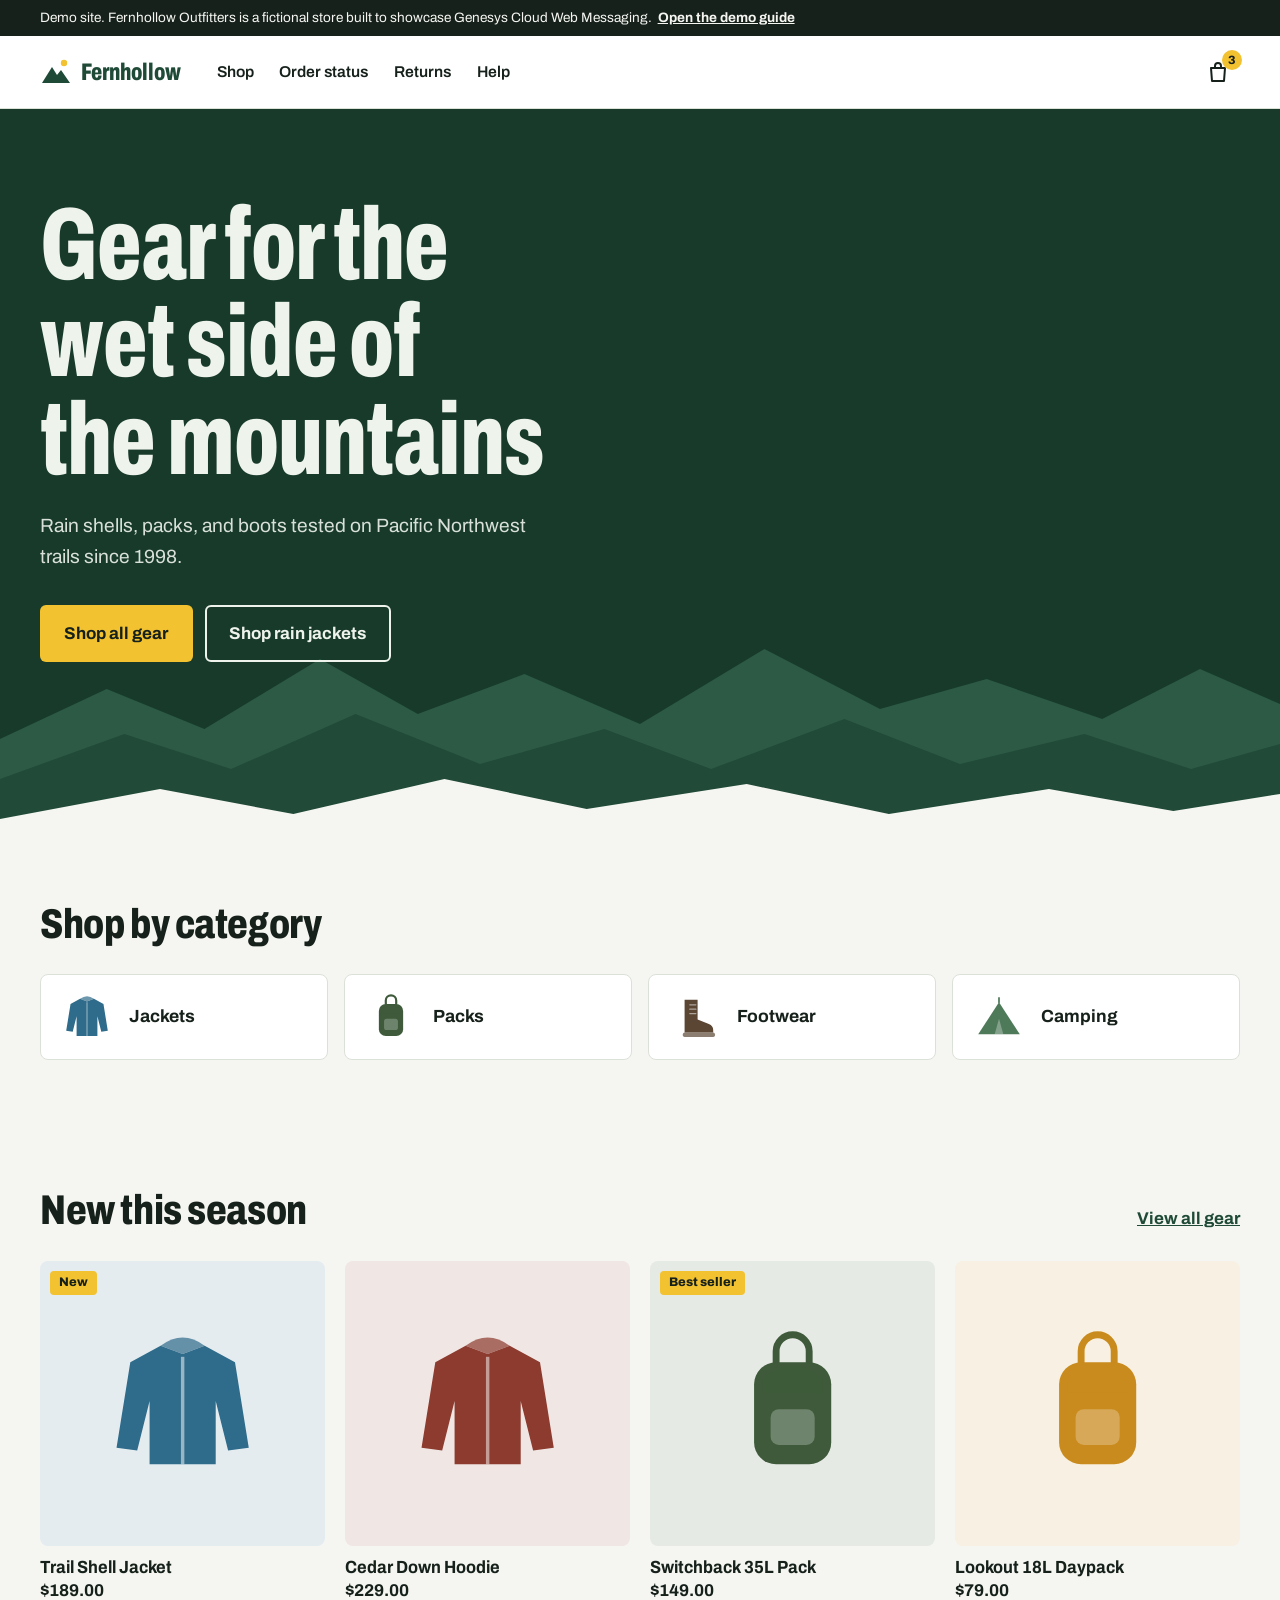
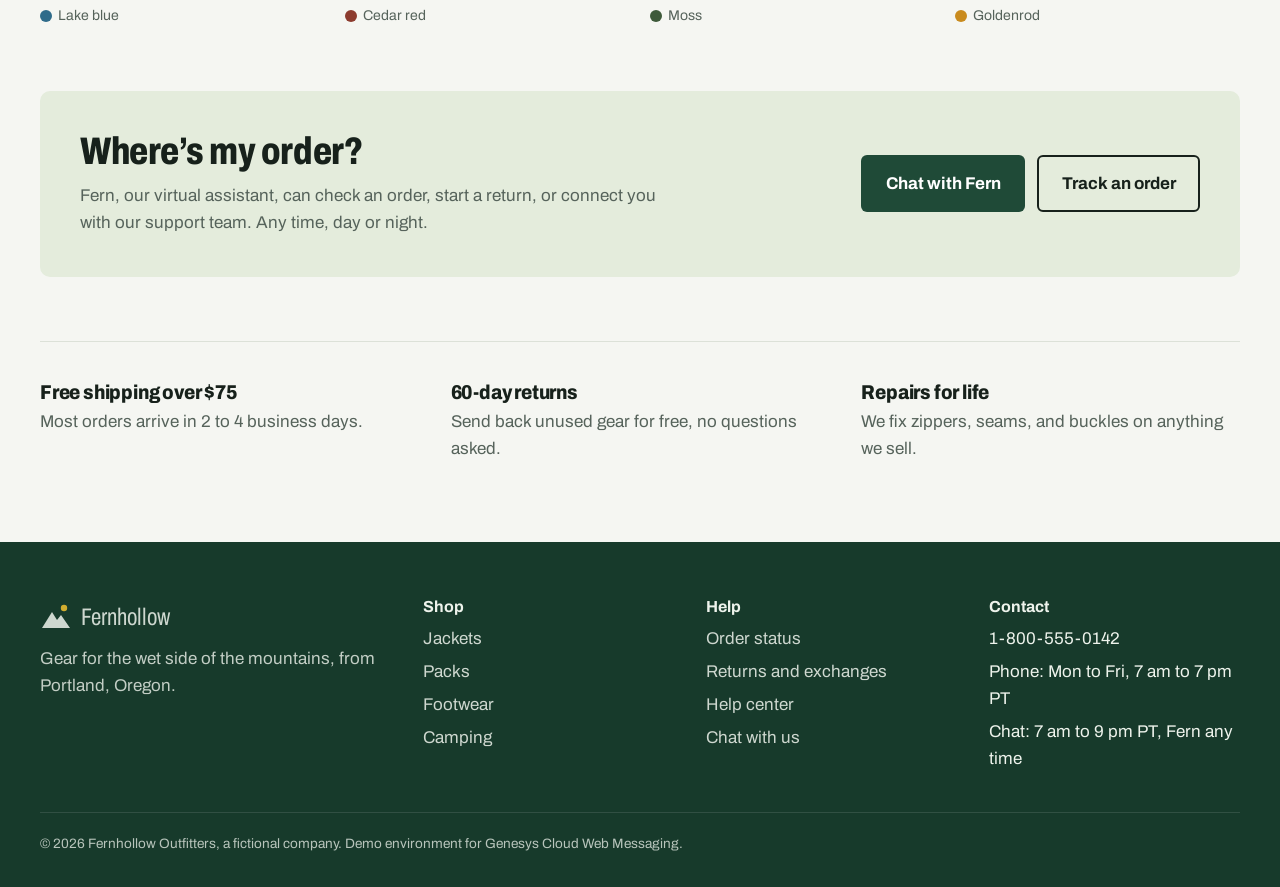
<file: index.html>
<!DOCTYPE html>
<html lang="en">
<head>
<meta charset="utf-8">
<meta name="viewport" content="width=device-width, initial-scale=1">
<meta name="color-scheme" content="light">
<title>Fernhollow Outfitters | Gear for the wet side of the mountains</title>
<meta name="description" content="Rain shells, packs, boots, and camp gear tested on Pacific Northwest trails.">
<link rel="icon" href="favicon.ico" sizes="any">
<link rel="icon" href="favicon.svg" type="image/svg+xml">
<link rel="apple-touch-icon" href="apple-touch-icon.png">
<meta name="theme-color" content="#1F4A37">
<link rel="preconnect" href="https://fonts.googleapis.com">
<link rel="preconnect" href="https://fonts.gstatic.com" crossorigin>
<link href="https://fonts.googleapis.com/css2?family=Archivo:wdth,wght@62..125,400..800&display=swap" rel="stylesheet">
<link rel="stylesheet" href="assets/styles.css">

<!-- Genesys Cloud Web Messaging: Messenger deployment snippet -->
<script type="text/javascript" charset="utf-8">
  (function (g, e, n, es, ys) {
    g['_genesysJs'] = e;
    g[e] = g[e] || function () {
      (g[e].q = g[e].q || []).push(arguments)
    };
    g[e].t = 1 * new Date();
    g[e].c = es;
    ys = document.createElement('script'); ys.async = 1; ys.src = n; ys.charset = 'utf-8'; document.head.appendChild(ys);
  })(window, 'Genesys', 'https://apps.mypurecloud.com/genesys-bootstrap/genesys.min.js', {
    environment: 'prod',
    deploymentId: '10b95755-9512-4bc6-a2bb-f13ebb0fedc3'
  });
</script>
</head>
<body data-page="home">
<a class="skip" href="#main">Skip to content</a>
<header id="site-header" class="site-header"></header>
<main id="main">
<section class="hero" aria-labelledby="hero-title">
  <div class="wrap hero-inner">
    <h1 id="hero-title">Gear for the wet side of the mountains</h1>
    <p>Rain shells, packs, and boots tested on Pacific Northwest trails since 1998.</p>
    <div class="actions">
      <a class="btn light" href="shop.html">Shop all gear</a>
      <a class="btn outline-light" href="shop.html?cat=jackets">Shop rain jackets</a>
    </div>
  </div>
  <svg class="ridges" viewBox="0 0 1440 220" preserveAspectRatio="none" aria-hidden="true">
    <path d="M0 120 120 70 230 110 360 40 470 95 590 55 720 105 860 30 990 90 1110 60 1240 100 1350 50 1440 85V220H0Z" fill="#2C5A45"/>
    <path d="M0 160 140 115 260 150 400 95 540 145 680 110 800 150 950 100 1080 145 1220 115 1340 150 1440 125V220H0Z" fill="#214A38"/>
    <path d="M0 200 180 170 330 195 500 160 660 190 840 165 1000 195 1180 170 1320 192 1440 175V221H0Z" style="fill:var(--paper)"/>
  </svg>
</section>

<section class="wrap section" aria-labelledby="cat-title">
  <div class="sec-head"><h2 id="cat-title">Shop by category</h2></div>
  <div class="cats">
    <a class="cat" href="shop.html?cat=jackets" style="--c:#2F6B8A"><span data-icon="jacket"></span>Jackets</a>
    <a class="cat" href="shop.html?cat=packs" style="--c:#3E5A3A"><span data-icon="pack"></span>Packs</a>
    <a class="cat" href="shop.html?cat=footwear" style="--c:#5A4632"><span data-icon="boot"></span>Footwear</a>
    <a class="cat" href="shop.html?cat=camping" style="--c:#4F7A5A"><span data-icon="tent"></span>Camping</a>
  </div>
</section>

<section class="wrap section" aria-labelledby="new-title">
  <div class="sec-head"><h2 id="new-title">New this season</h2><a href="shop.html">View all gear</a></div>
  <div class="grid" data-product-grid data-limit="4"></div>
</section>

<section class="wrap help-strip" aria-labelledby="help-title">
  <div>
    <h2 id="help-title">Where&rsquo;s my order?</h2>
    <p>Fern, our virtual assistant, can check an order, start a return, or connect you with our support team. Any time, day or night.</p>
  </div>
  <div class="actions">
    <button class="btn primary" type="button" data-open-messenger="home-order-help">Chat with Fern</button>
    <a class="btn outline" href="order-status.html">Track an order</a>
  </div>
</section>

<section class="wrap perks" aria-label="Why shop with us">
  <div><h3>Free shipping over $75</h3><p>Most orders arrive in 2 to 4 business days.</p></div>
  <div><h3>60-day returns</h3><p>Send back unused gear for free, no questions asked.</p></div>
  <div><h3>Repairs for life</h3><p>We fix zippers, seams, and buckles on anything we sell.</p></div>
</section>
</main>
<footer id="site-footer" class="site-footer"></footer>
<script src="assets/site.js"></script>
</body>
</html>
</file>
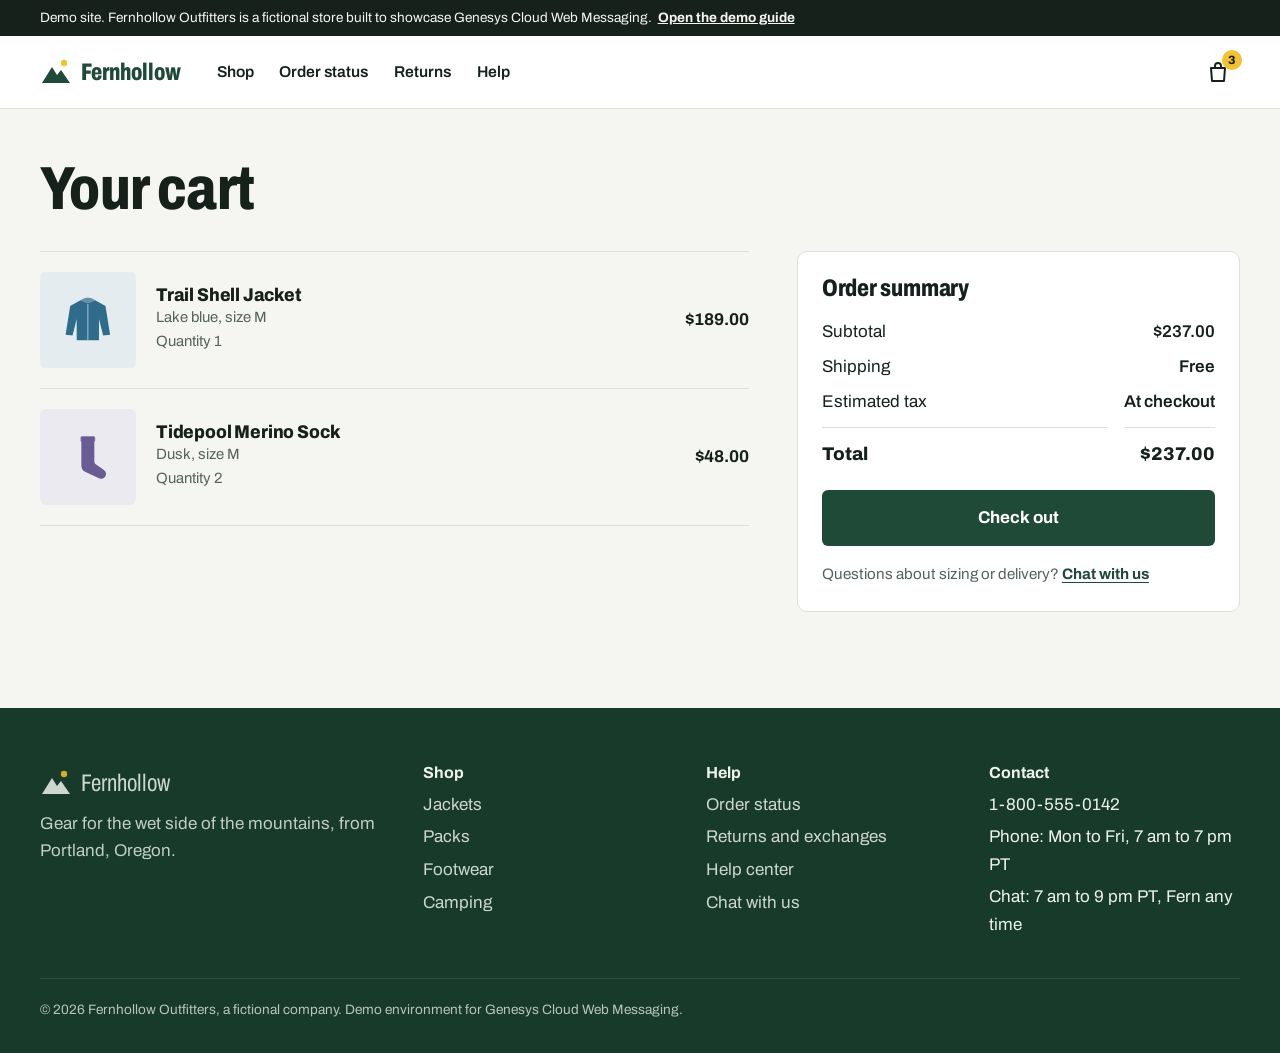
<file: cart.html>
<!DOCTYPE html>
<html lang="en">
<head>
<meta charset="utf-8">
<meta name="viewport" content="width=device-width, initial-scale=1">
<meta name="color-scheme" content="light">
<title>Your cart | Fernhollow Outfitters</title>
<meta name="description" content="Review the items in your cart.">
<link rel="icon" href="favicon.ico" sizes="any">
<link rel="icon" href="favicon.svg" type="image/svg+xml">
<link rel="apple-touch-icon" href="apple-touch-icon.png">
<meta name="theme-color" content="#1F4A37">
<link rel="preconnect" href="https://fonts.googleapis.com">
<link rel="preconnect" href="https://fonts.gstatic.com" crossorigin>
<link href="https://fonts.googleapis.com/css2?family=Archivo:wdth,wght@62..125,400..800&display=swap" rel="stylesheet">
<link rel="stylesheet" href="assets/styles.css">

<!-- Genesys Cloud Web Messaging: Messenger deployment snippet -->
<script type="text/javascript" charset="utf-8">
  (function (g, e, n, es, ys) {
    g['_genesysJs'] = e;
    g[e] = g[e] || function () {
      (g[e].q = g[e].q || []).push(arguments)
    };
    g[e].t = 1 * new Date();
    g[e].c = es;
    ys = document.createElement('script'); ys.async = 1; ys.src = n; ys.charset = 'utf-8'; document.head.appendChild(ys);
  })(window, 'Genesys', 'https://apps.mypurecloud.com/genesys-bootstrap/genesys.min.js', {
    environment: 'prod',
    deploymentId: '10b95755-9512-4bc6-a2bb-f13ebb0fedc3'
  });
</script>
</head>
<body data-page="cart">
<a class="skip" href="#main">Skip to content</a>
<header id="site-header" class="site-header"></header>
<main id="main">
<div class="wrap">
  <div class="page-head"><h1>Your cart</h1></div>
  <div class="cart" id="cart-root"></div>
</div>
</main>
<footer id="site-footer" class="site-footer"></footer>
<script src="assets/site.js"></script>
</body>
</html>
</file>
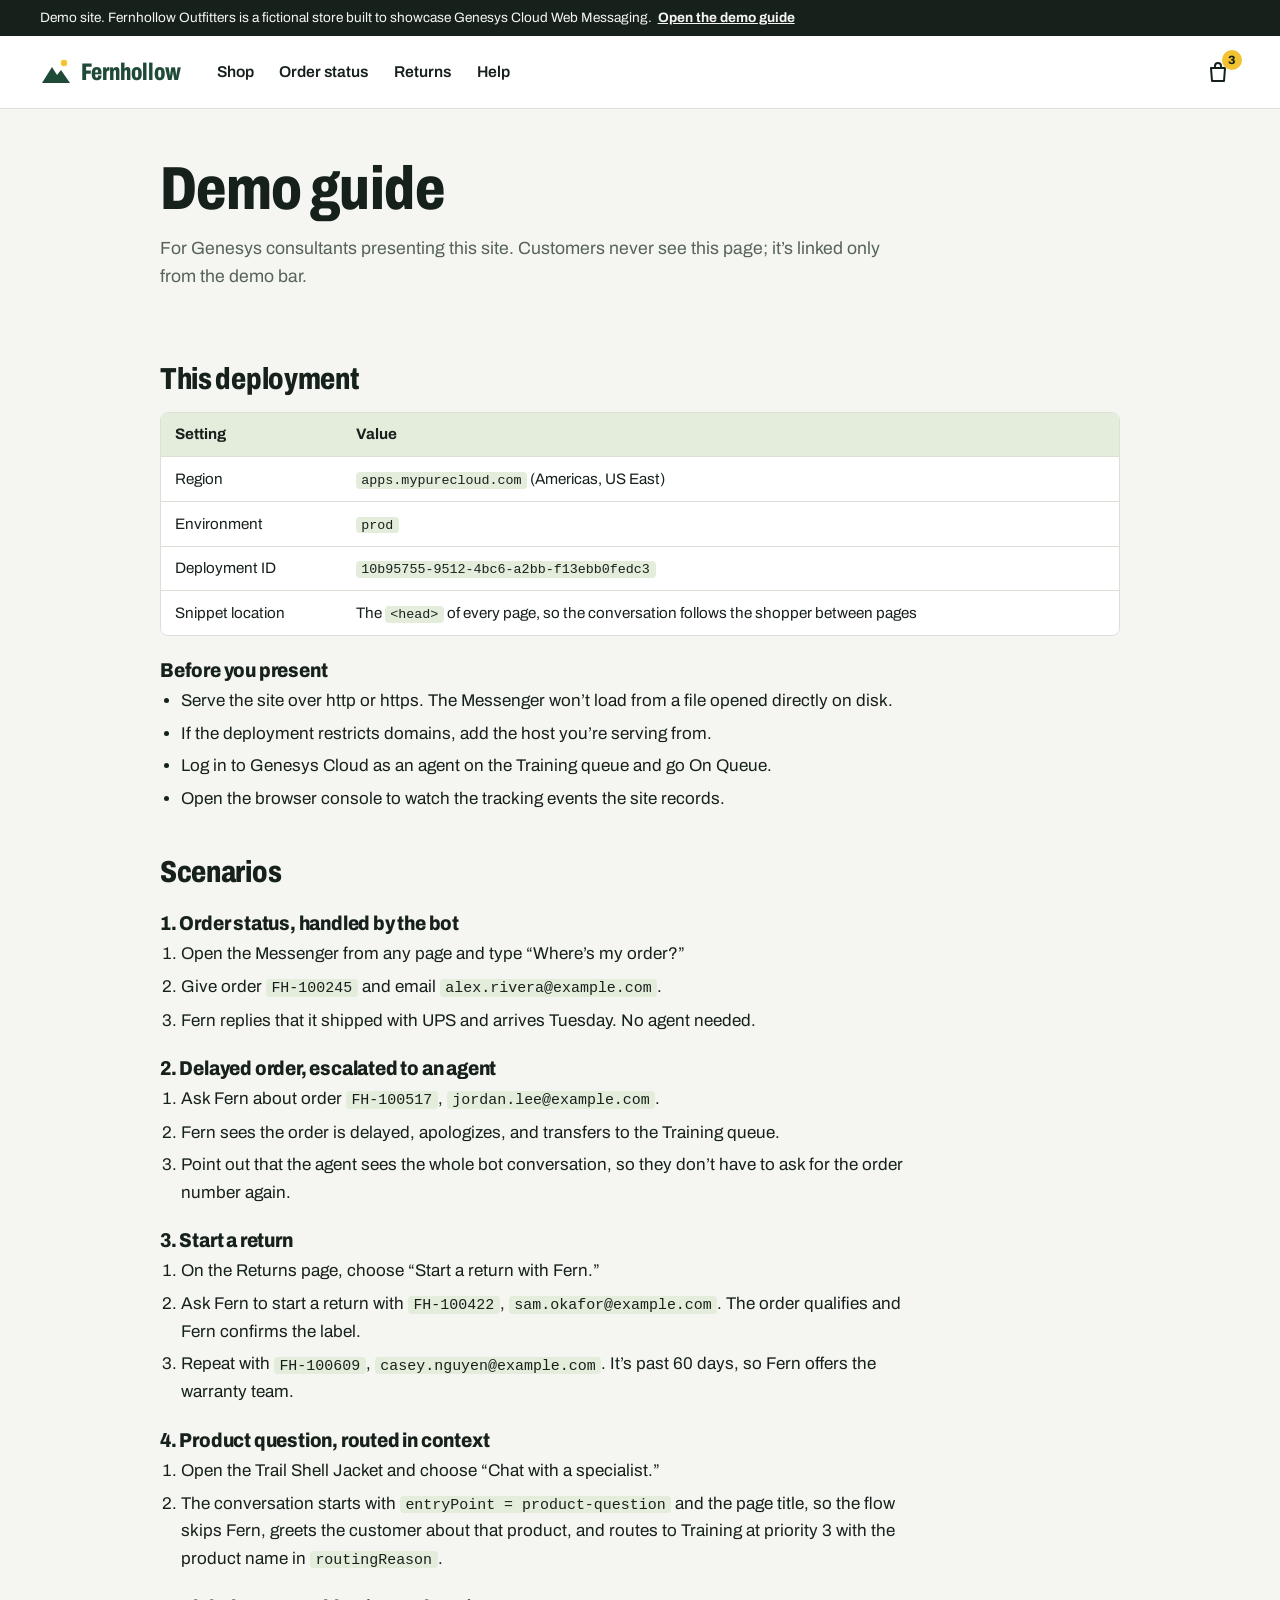
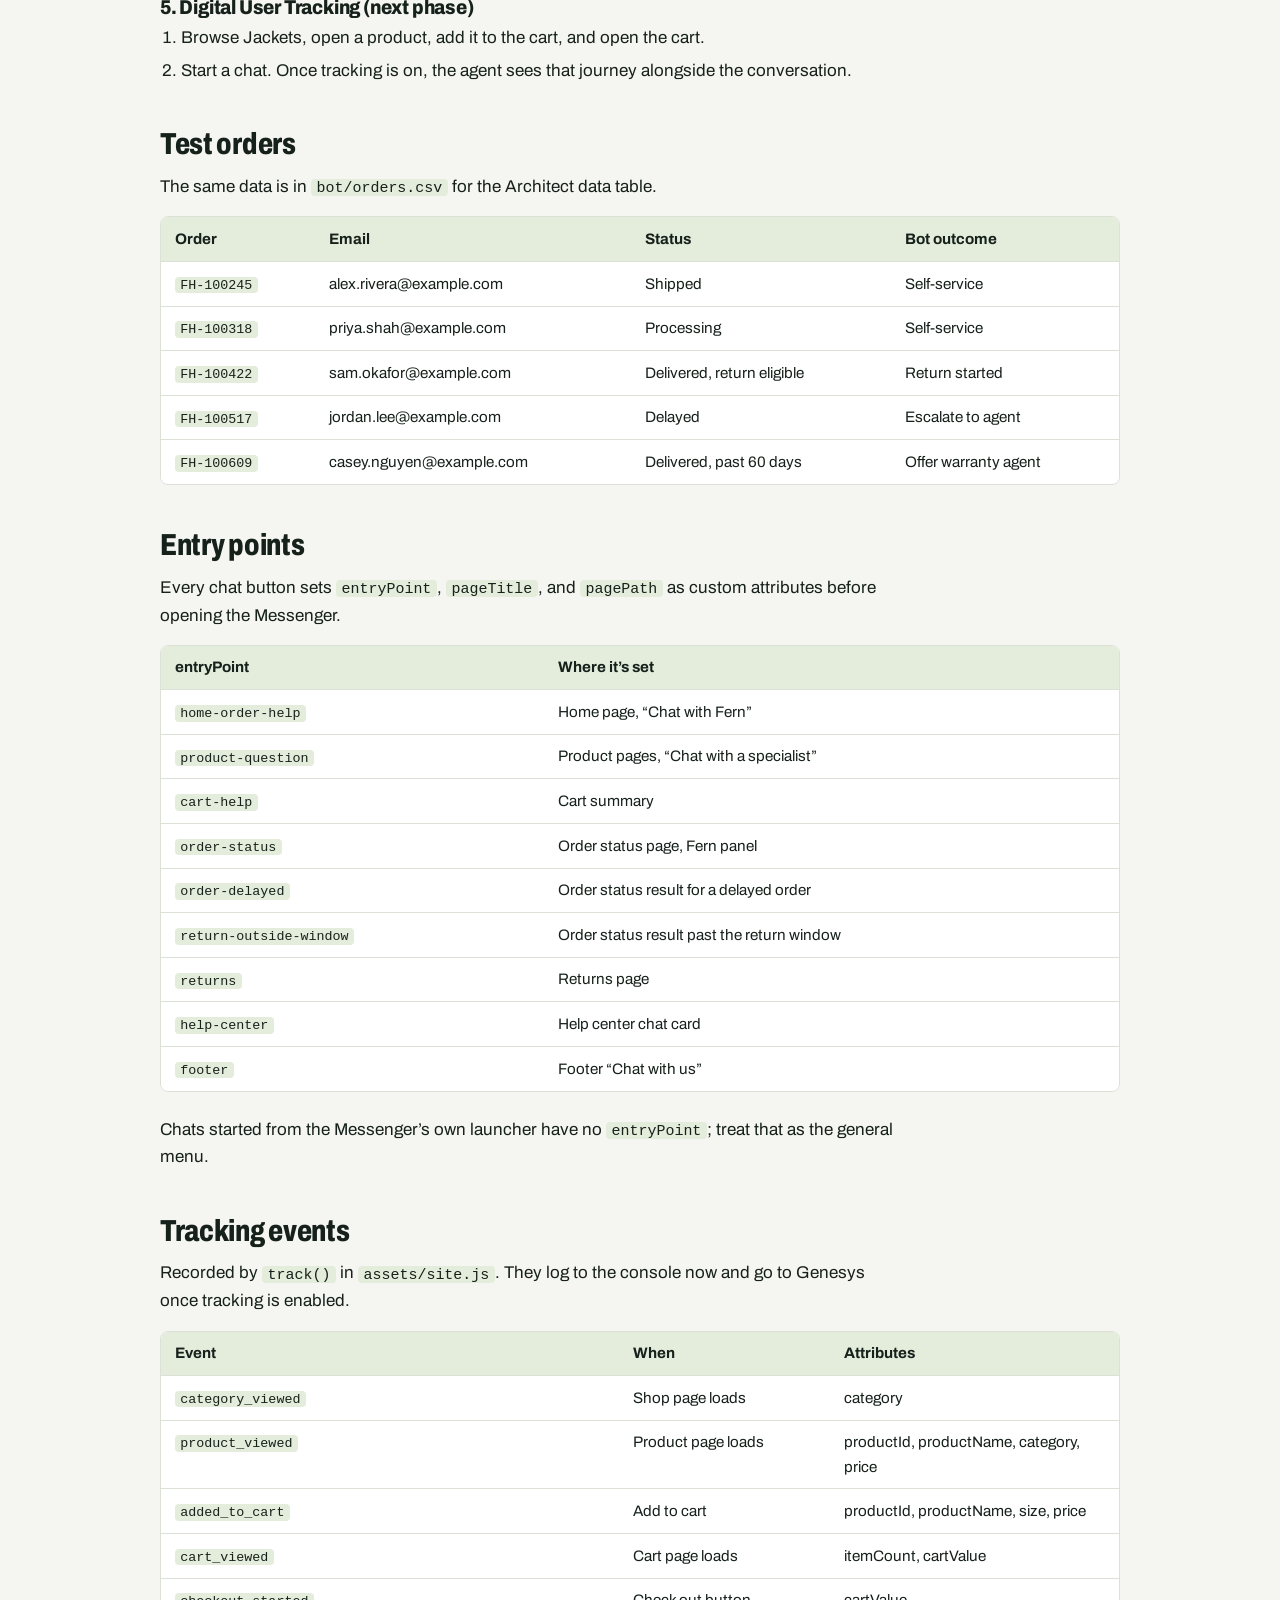
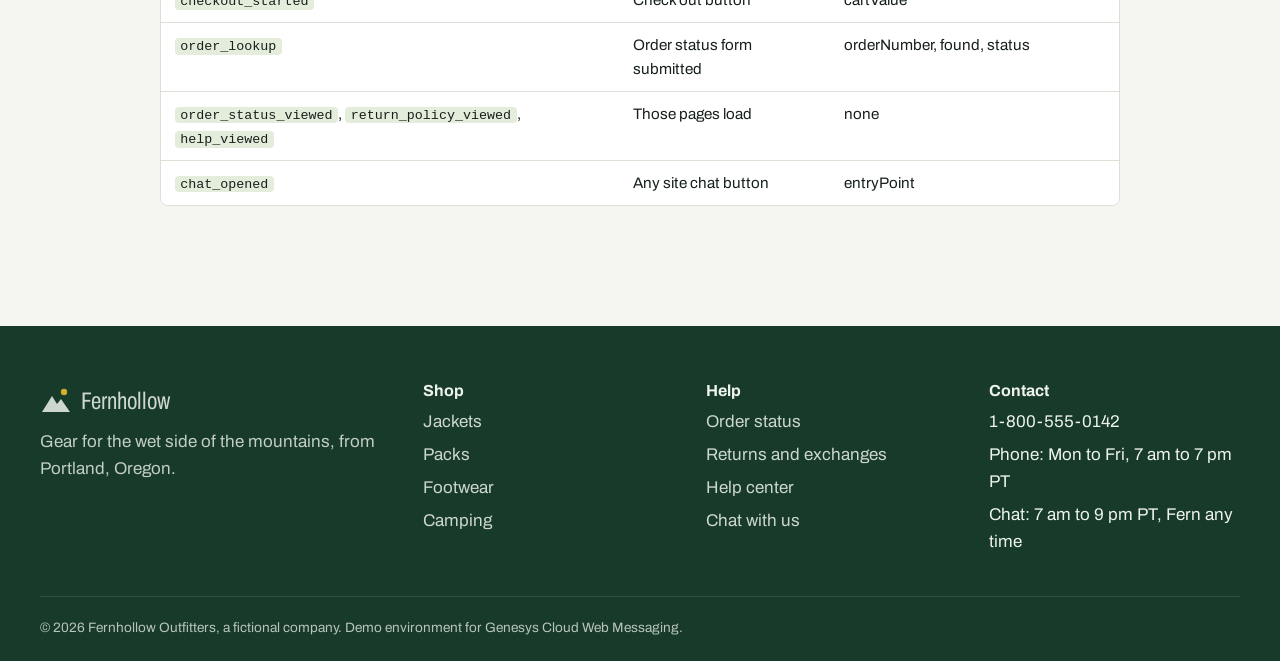
<file: demo-guide.html>
<!DOCTYPE html>
<html lang="en">
<head>
<meta charset="utf-8">
<meta name="viewport" content="width=device-width, initial-scale=1">
<meta name="color-scheme" content="light">
<title>Demo guide | Fernhollow Outfitters</title>
<meta name="description" content="Internal guide for presenting the Genesys Cloud Web Messaging demo.">
<link rel="icon" href="favicon.ico" sizes="any">
<link rel="icon" href="favicon.svg" type="image/svg+xml">
<link rel="apple-touch-icon" href="apple-touch-icon.png">
<meta name="theme-color" content="#1F4A37">
<link rel="preconnect" href="https://fonts.googleapis.com">
<link rel="preconnect" href="https://fonts.gstatic.com" crossorigin>
<link href="https://fonts.googleapis.com/css2?family=Archivo:wdth,wght@62..125,400..800&display=swap" rel="stylesheet">
<link rel="stylesheet" href="assets/styles.css">

<!-- Genesys Cloud Web Messaging: Messenger deployment snippet -->
<script type="text/javascript" charset="utf-8">
  (function (g, e, n, es, ys) {
    g['_genesysJs'] = e;
    g[e] = g[e] || function () {
      (g[e].q = g[e].q || []).push(arguments)
    };
    g[e].t = 1 * new Date();
    g[e].c = es;
    ys = document.createElement('script'); ys.async = 1; ys.src = n; ys.charset = 'utf-8'; document.head.appendChild(ys);
  })(window, 'Genesys', 'https://apps.mypurecloud.com/genesys-bootstrap/genesys.min.js', {
    environment: 'prod',
    deploymentId: '10b95755-9512-4bc6-a2bb-f13ebb0fedc3'
  });
</script>
</head>
<body data-page="guide">
<a class="skip" href="#main">Skip to content</a>
<header id="site-header" class="site-header"></header>
<main id="main">
<div class="wrap guide">
  <div class="page-head">
    <h1>Demo guide</h1>
    <p>For Genesys consultants presenting this site. Customers never see this page; it&rsquo;s linked only from the demo bar.</p>
  </div>

  <h2>This deployment</h2>
  <div class="table-wrap"><table>
    <tr><th>Setting</th><th>Value</th></tr>
    <tr><td>Region</td><td><code>apps.mypurecloud.com</code> (Americas, US East)</td></tr>
    <tr><td>Environment</td><td><code>prod</code></td></tr>
    <tr><td>Deployment ID</td><td><code>10b95755-9512-4bc6-a2bb-f13ebb0fedc3</code></td></tr>
    <tr><td>Snippet location</td><td>The <code>&lt;head&gt;</code> of every page, so the conversation follows the shopper between pages</td></tr>
  </table></div>

  <h3>Before you present</h3>
  <ul>
    <li>Serve the site over http or https. The Messenger won&rsquo;t load from a file opened directly on disk.</li>
    <li>If the deployment restricts domains, add the host you&rsquo;re serving from.</li>
    <li>Log in to Genesys Cloud as an agent on the Training queue and go On Queue.</li>
    <li>Open the browser console to watch the tracking events the site records.</li>
  </ul>

  <h2>Scenarios</h2>
  <h3>1. Order status, handled by the bot</h3>
  <ol>
    <li>Open the Messenger from any page and type &ldquo;Where&rsquo;s my order?&rdquo;</li>
    <li>Give order <code>FH-100245</code> and email <code>alex.rivera@example.com</code>.</li>
    <li>Fern replies that it shipped with UPS and arrives Tuesday. No agent needed.</li>
  </ol>
  <h3>2. Delayed order, escalated to an agent</h3>
  <ol>
    <li>Ask Fern about order <code>FH-100517</code>, <code>jordan.lee@example.com</code>.</li>
    <li>Fern sees the order is delayed, apologizes, and transfers to the Training queue.</li>
    <li>Point out that the agent sees the whole bot conversation, so they don&rsquo;t have to ask for the order number again.</li>
  </ol>
  <h3>3. Start a return</h3>
  <ol>
    <li>On the Returns page, choose &ldquo;Start a return with Fern.&rdquo;</li>
    <li>Ask Fern to start a return with <code>FH-100422</code>, <code>sam.okafor@example.com</code>. The order qualifies and Fern confirms the label.</li>
    <li>Repeat with <code>FH-100609</code>, <code>casey.nguyen@example.com</code>. It&rsquo;s past 60 days, so Fern offers the warranty team.</li>
  </ol>
  <h3>4. Product question, routed in context</h3>
  <ol>
    <li>Open the Trail Shell Jacket and choose &ldquo;Chat with a specialist.&rdquo;</li>
    <li>The conversation starts with <code>entryPoint = product-question</code> and the page title, so the flow skips Fern, greets the customer about that product, and routes to Training at priority 3 with the product name in <code>routingReason</code>.</li>
  </ol>
  <h3>5. Digital User Tracking (next phase)</h3>
  <ol>
    <li>Browse Jackets, open a product, add it to the cart, and open the cart.</li>
    <li>Start a chat. Once tracking is on, the agent sees that journey alongside the conversation.</li>
  </ol>

  <h2>Test orders</h2>
  <p>The same data is in <code>bot/orders.csv</code> for the Architect data table.</p>
  <div class="table-wrap"><table>
    <tr><th>Order</th><th>Email</th><th>Status</th><th>Bot outcome</th></tr>
    <tr><td><code>FH-100245</code></td><td>alex.rivera@example.com</td><td>Shipped</td><td>Self-service</td></tr>
    <tr><td><code>FH-100318</code></td><td>priya.shah@example.com</td><td>Processing</td><td>Self-service</td></tr>
    <tr><td><code>FH-100422</code></td><td>sam.okafor@example.com</td><td>Delivered, return eligible</td><td>Return started</td></tr>
    <tr><td><code>FH-100517</code></td><td>jordan.lee@example.com</td><td>Delayed</td><td>Escalate to agent</td></tr>
    <tr><td><code>FH-100609</code></td><td>casey.nguyen@example.com</td><td>Delivered, past 60 days</td><td>Offer warranty agent</td></tr>
  </table></div>

  <h2>Entry points</h2>
  <p>Every chat button sets <code>entryPoint</code>, <code>pageTitle</code>, and <code>pagePath</code> as custom attributes before opening the Messenger.</p>
  <div class="table-wrap"><table>
    <tr><th>entryPoint</th><th>Where it&rsquo;s set</th></tr>
    <tr><td><code>home-order-help</code></td><td>Home page, &ldquo;Chat with Fern&rdquo;</td></tr>
    <tr><td><code>product-question</code></td><td>Product pages, &ldquo;Chat with a specialist&rdquo;</td></tr>
    <tr><td><code>cart-help</code></td><td>Cart summary</td></tr>
    <tr><td><code>order-status</code></td><td>Order status page, Fern panel</td></tr>
    <tr><td><code>order-delayed</code></td><td>Order status result for a delayed order</td></tr>
    <tr><td><code>return-outside-window</code></td><td>Order status result past the return window</td></tr>
    <tr><td><code>returns</code></td><td>Returns page</td></tr>
    <tr><td><code>help-center</code></td><td>Help center chat card</td></tr>
    <tr><td><code>footer</code></td><td>Footer &ldquo;Chat with us&rdquo;</td></tr>
  </table></div>
  <p>Chats started from the Messenger&rsquo;s own launcher have no <code>entryPoint</code>; treat that as the general menu.</p>

  <h2>Tracking events</h2>
  <p>Recorded by <code>track()</code> in <code>assets/site.js</code>. They log to the console now and go to Genesys once tracking is enabled.</p>
  <div class="table-wrap"><table>
    <tr><th>Event</th><th>When</th><th>Attributes</th></tr>
    <tr><td><code>category_viewed</code></td><td>Shop page loads</td><td>category</td></tr>
    <tr><td><code>product_viewed</code></td><td>Product page loads</td><td>productId, productName, category, price</td></tr>
    <tr><td><code>added_to_cart</code></td><td>Add to cart</td><td>productId, productName, size, price</td></tr>
    <tr><td><code>cart_viewed</code></td><td>Cart page loads</td><td>itemCount, cartValue</td></tr>
    <tr><td><code>checkout_started</code></td><td>Check out button</td><td>cartValue</td></tr>
    <tr><td><code>order_lookup</code></td><td>Order status form submitted</td><td>orderNumber, found, status</td></tr>
    <tr><td><code>order_status_viewed</code>, <code>return_policy_viewed</code>, <code>help_viewed</code></td><td>Those pages load</td><td>none</td></tr>
    <tr><td><code>chat_opened</code></td><td>Any site chat button</td><td>entryPoint</td></tr>
  </table></div>
</div>
</main>
<footer id="site-footer" class="site-footer"></footer>
<script src="assets/site.js"></script>
</body>
</html>
</file>
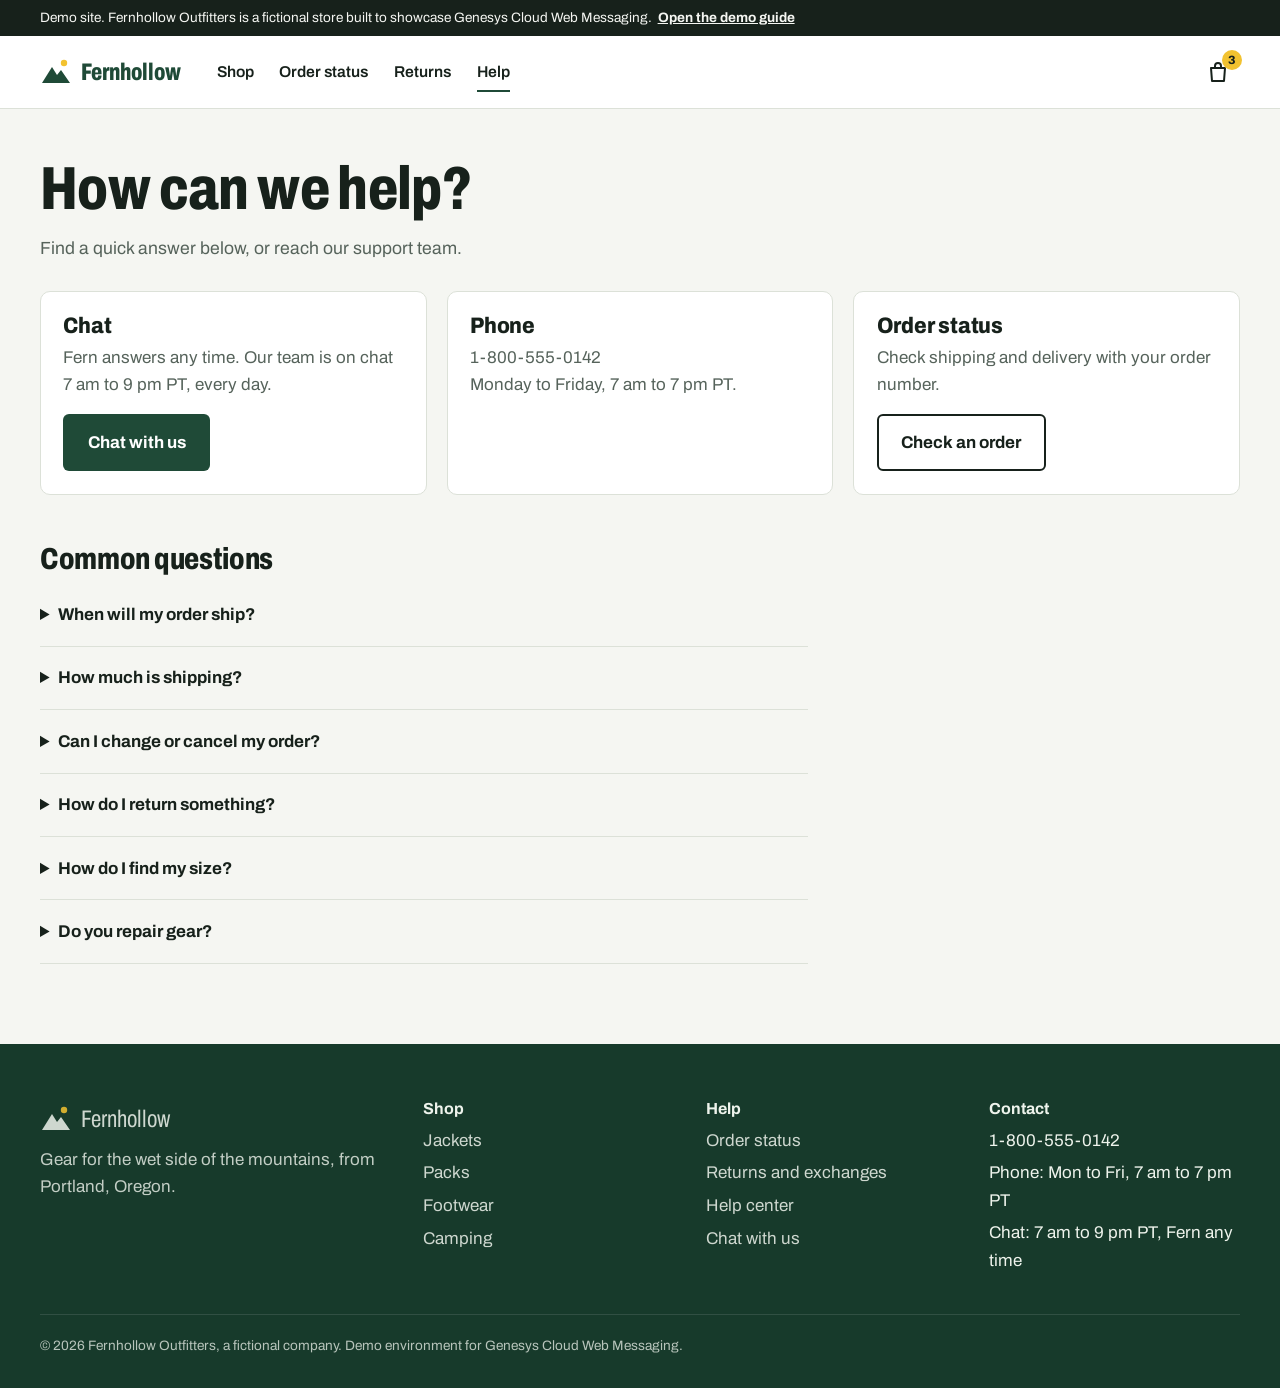
<file: help.html>
<!DOCTYPE html>
<html lang="en">
<head>
<meta charset="utf-8">
<meta name="viewport" content="width=device-width, initial-scale=1">
<meta name="color-scheme" content="light">
<title>Help center | Fernhollow Outfitters</title>
<meta name="description" content="Get help with orders, returns, sizing, and repairs.">
<link rel="icon" href="favicon.ico" sizes="any">
<link rel="icon" href="favicon.svg" type="image/svg+xml">
<link rel="apple-touch-icon" href="apple-touch-icon.png">
<meta name="theme-color" content="#1F4A37">
<link rel="preconnect" href="https://fonts.googleapis.com">
<link rel="preconnect" href="https://fonts.gstatic.com" crossorigin>
<link href="https://fonts.googleapis.com/css2?family=Archivo:wdth,wght@62..125,400..800&display=swap" rel="stylesheet">
<link rel="stylesheet" href="assets/styles.css">

<!-- Genesys Cloud Web Messaging: Messenger deployment snippet -->
<script type="text/javascript" charset="utf-8">
  (function (g, e, n, es, ys) {
    g['_genesysJs'] = e;
    g[e] = g[e] || function () {
      (g[e].q = g[e].q || []).push(arguments)
    };
    g[e].t = 1 * new Date();
    g[e].c = es;
    ys = document.createElement('script'); ys.async = 1; ys.src = n; ys.charset = 'utf-8'; document.head.appendChild(ys);
  })(window, 'Genesys', 'https://apps.mypurecloud.com/genesys-bootstrap/genesys.min.js', {
    environment: 'prod',
    deploymentId: '10b95755-9512-4bc6-a2bb-f13ebb0fedc3'
  });
</script>
</head>
<body data-page="help">
<a class="skip" href="#main">Skip to content</a>
<header id="site-header" class="site-header"></header>
<main id="main">
<div class="wrap">
  <div class="page-head">
    <h1>How can we help?</h1>
    <p>Find a quick answer below, or reach our support team.</p>
  </div>
  <div class="contact">
    <div class="contact-card">
      <h2>Chat</h2>
      <p>Fern answers any time. Our team is on chat 7 am to 9 pm PT, every day.</p>
      <button class="btn primary" type="button" data-open-messenger="help-center">Chat with us</button>
    </div>
    <div class="contact-card">
      <h2>Phone</h2>
      <p>1-800-555-0142<br>Monday to Friday, 7 am to 7 pm PT.</p>
    </div>
    <div class="contact-card">
      <h2>Order status</h2>
      <p>Check shipping and delivery with your order number.</p>
      <a class="btn outline" href="order-status.html">Check an order</a>
    </div>
  </div>
  <section class="faq" aria-labelledby="faq-title">
    <h2 id="faq-title">Common questions</h2>
    <details><summary>When will my order ship?</summary><p>Most orders ship within 1 business day. You&rsquo;ll get an email with tracking as soon as it leaves our warehouse.</p></details>
    <details><summary>How much is shipping?</summary><p>Shipping is free on orders over $75. Otherwise, standard shipping is $6.95.</p></details>
    <details><summary>Can I change or cancel my order?</summary><p>We can usually change or cancel an order within an hour of placing it. Chat with us as soon as possible.</p></details>
    <details><summary>How do I return something?</summary><p>Chat with Fern to start a return. You&rsquo;ll get a prepaid label by email. See <a href="returns.html">returns and exchanges</a> for details.</p></details>
    <details><summary>How do I find my size?</summary><p>Each product page lists fit notes. Our gear specialists can also help you choose on chat.</p></details>
    <details><summary>Do you repair gear?</summary><p>Yes. We repair zippers, seams, and buckles on anything we sell, for life. Chat with us to arrange a repair.</p></details>
  </section>
</div>
</main>
<footer id="site-footer" class="site-footer"></footer>
<script src="assets/site.js"></script>
</body>
</html>
</file>
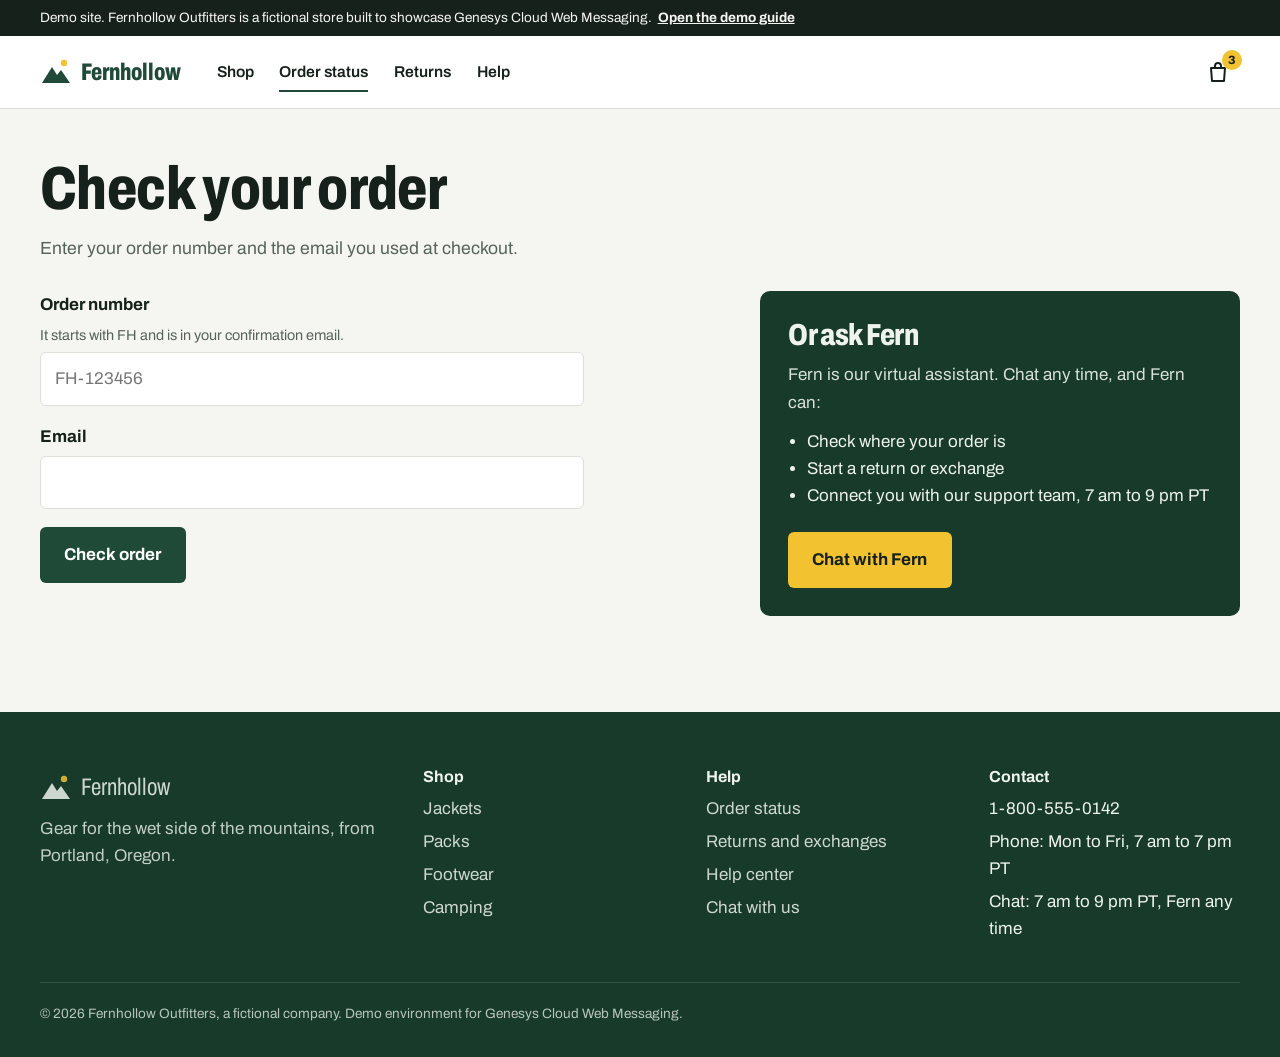
<file: order-status.html>
<!DOCTYPE html>
<html lang="en">
<head>
<meta charset="utf-8">
<meta name="viewport" content="width=device-width, initial-scale=1">
<meta name="color-scheme" content="light">
<title>Check your order | Fernhollow Outfitters</title>
<meta name="description" content="Check the status of a Fernhollow order.">
<link rel="icon" href="favicon.ico" sizes="any">
<link rel="icon" href="favicon.svg" type="image/svg+xml">
<link rel="apple-touch-icon" href="apple-touch-icon.png">
<meta name="theme-color" content="#1F4A37">
<link rel="preconnect" href="https://fonts.googleapis.com">
<link rel="preconnect" href="https://fonts.gstatic.com" crossorigin>
<link href="https://fonts.googleapis.com/css2?family=Archivo:wdth,wght@62..125,400..800&display=swap" rel="stylesheet">
<link rel="stylesheet" href="assets/styles.css">

<!-- Genesys Cloud Web Messaging: Messenger deployment snippet -->
<script type="text/javascript" charset="utf-8">
  (function (g, e, n, es, ys) {
    g['_genesysJs'] = e;
    g[e] = g[e] || function () {
      (g[e].q = g[e].q || []).push(arguments)
    };
    g[e].t = 1 * new Date();
    g[e].c = es;
    ys = document.createElement('script'); ys.async = 1; ys.src = n; ys.charset = 'utf-8'; document.head.appendChild(ys);
  })(window, 'Genesys', 'https://apps.mypurecloud.com/genesys-bootstrap/genesys.min.js', {
    environment: 'prod',
    deploymentId: '10b95755-9512-4bc6-a2bb-f13ebb0fedc3'
  });
</script>
</head>
<body data-page="order-status">
<a class="skip" href="#main">Skip to content</a>
<header id="site-header" class="site-header"></header>
<main id="main">
<div class="wrap">
  <div class="page-head">
    <h1>Check your order</h1>
    <p>Enter your order number and the email you used at checkout.</p>
  </div>
  <div class="two-col">
    <div>
      <form class="form" id="order-form" novalidate>
        <label>Order number
          <span class="hint">It starts with FH and is in your confirmation email.</span>
          <input name="order" autocomplete="off" placeholder="FH-123456" required>
        </label>
        <label>Email
          <input name="email" type="email" autocomplete="email" required>
        </label>
        <div><button class="btn primary" type="submit">Check order</button></div>
      </form>
      <div id="order-result" aria-live="polite"></div>
    </div>
    <aside class="fern" aria-labelledby="fern-title">
      <h2 id="fern-title">Or ask Fern</h2>
      <p>Fern is our virtual assistant. Chat any time, and Fern can:</p>
      <ul>
        <li>Check where your order is</li>
        <li>Start a return or exchange</li>
        <li>Connect you with our support team, 7 am to 9 pm PT</li>
      </ul>
      <button class="btn light" type="button" data-open-messenger="order-status">Chat with Fern</button>
    </aside>
  </div>
</div>
</main>
<footer id="site-footer" class="site-footer"></footer>
<script src="assets/site.js"></script>
</body>
</html>
</file>
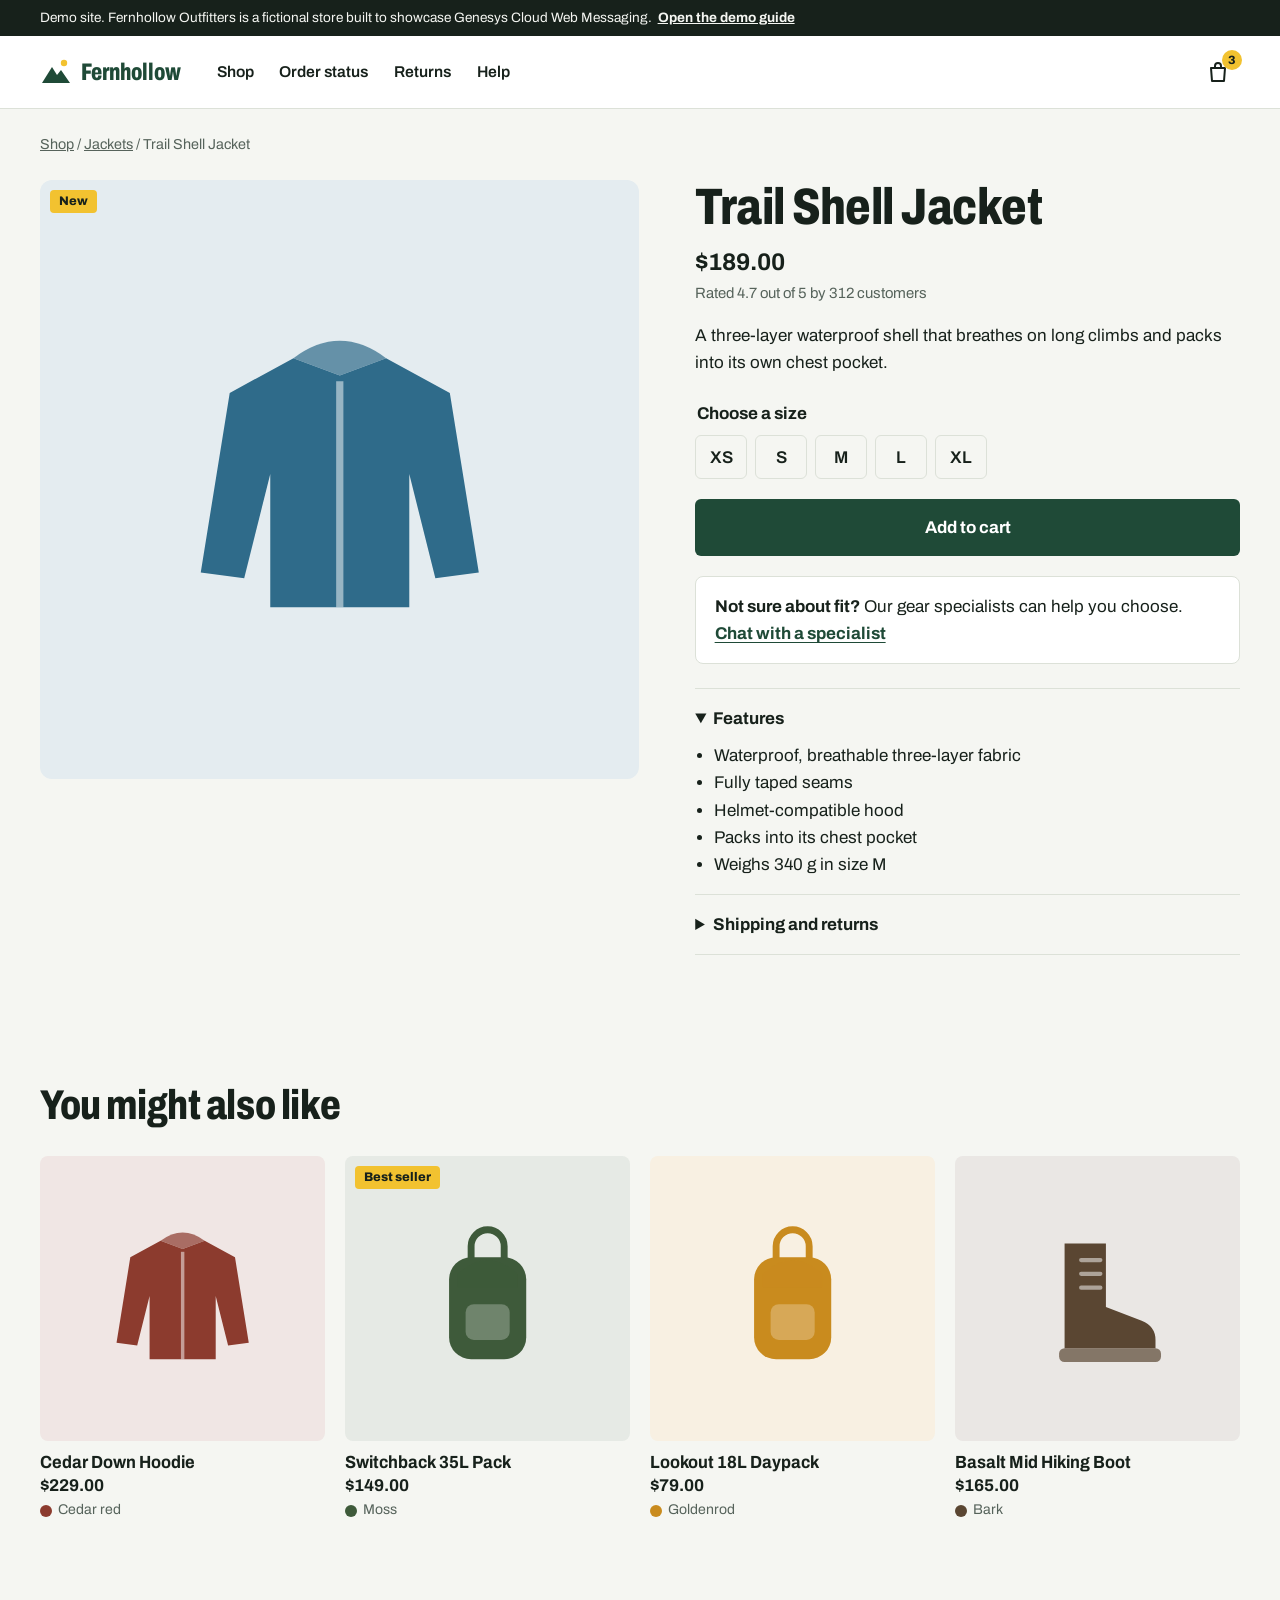
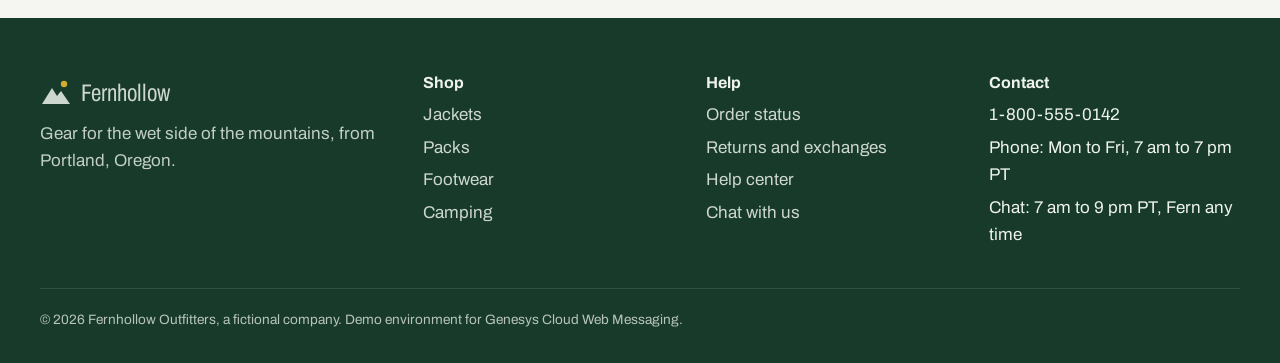
<file: product.html>
<!DOCTYPE html>
<html lang="en">
<head>
<meta charset="utf-8">
<meta name="viewport" content="width=device-width, initial-scale=1">
<meta name="color-scheme" content="light">
<title>Product | Fernhollow Outfitters</title>
<meta name="description" content="Product details, sizing, and shipping.">
<link rel="icon" href="favicon.ico" sizes="any">
<link rel="icon" href="favicon.svg" type="image/svg+xml">
<link rel="apple-touch-icon" href="apple-touch-icon.png">
<meta name="theme-color" content="#1F4A37">
<link rel="preconnect" href="https://fonts.googleapis.com">
<link rel="preconnect" href="https://fonts.gstatic.com" crossorigin>
<link href="https://fonts.googleapis.com/css2?family=Archivo:wdth,wght@62..125,400..800&display=swap" rel="stylesheet">
<link rel="stylesheet" href="assets/styles.css">

<!-- Genesys Cloud Web Messaging: Messenger deployment snippet -->
<script type="text/javascript" charset="utf-8">
  (function (g, e, n, es, ys) {
    g['_genesysJs'] = e;
    g[e] = g[e] || function () {
      (g[e].q = g[e].q || []).push(arguments)
    };
    g[e].t = 1 * new Date();
    g[e].c = es;
    ys = document.createElement('script'); ys.async = 1; ys.src = n; ys.charset = 'utf-8'; document.head.appendChild(ys);
  })(window, 'Genesys', 'https://apps.mypurecloud.com/genesys-bootstrap/genesys.min.js', {
    environment: 'prod',
    deploymentId: '10b95755-9512-4bc6-a2bb-f13ebb0fedc3'
  });
</script>
</head>
<body data-page="product">
<a class="skip" href="#main">Skip to content</a>
<header id="site-header" class="site-header"></header>
<main id="main">
<div class="wrap" id="product-root"></div>
</main>
<footer id="site-footer" class="site-footer"></footer>
<script src="assets/site.js"></script>
</body>
</html>
</file>
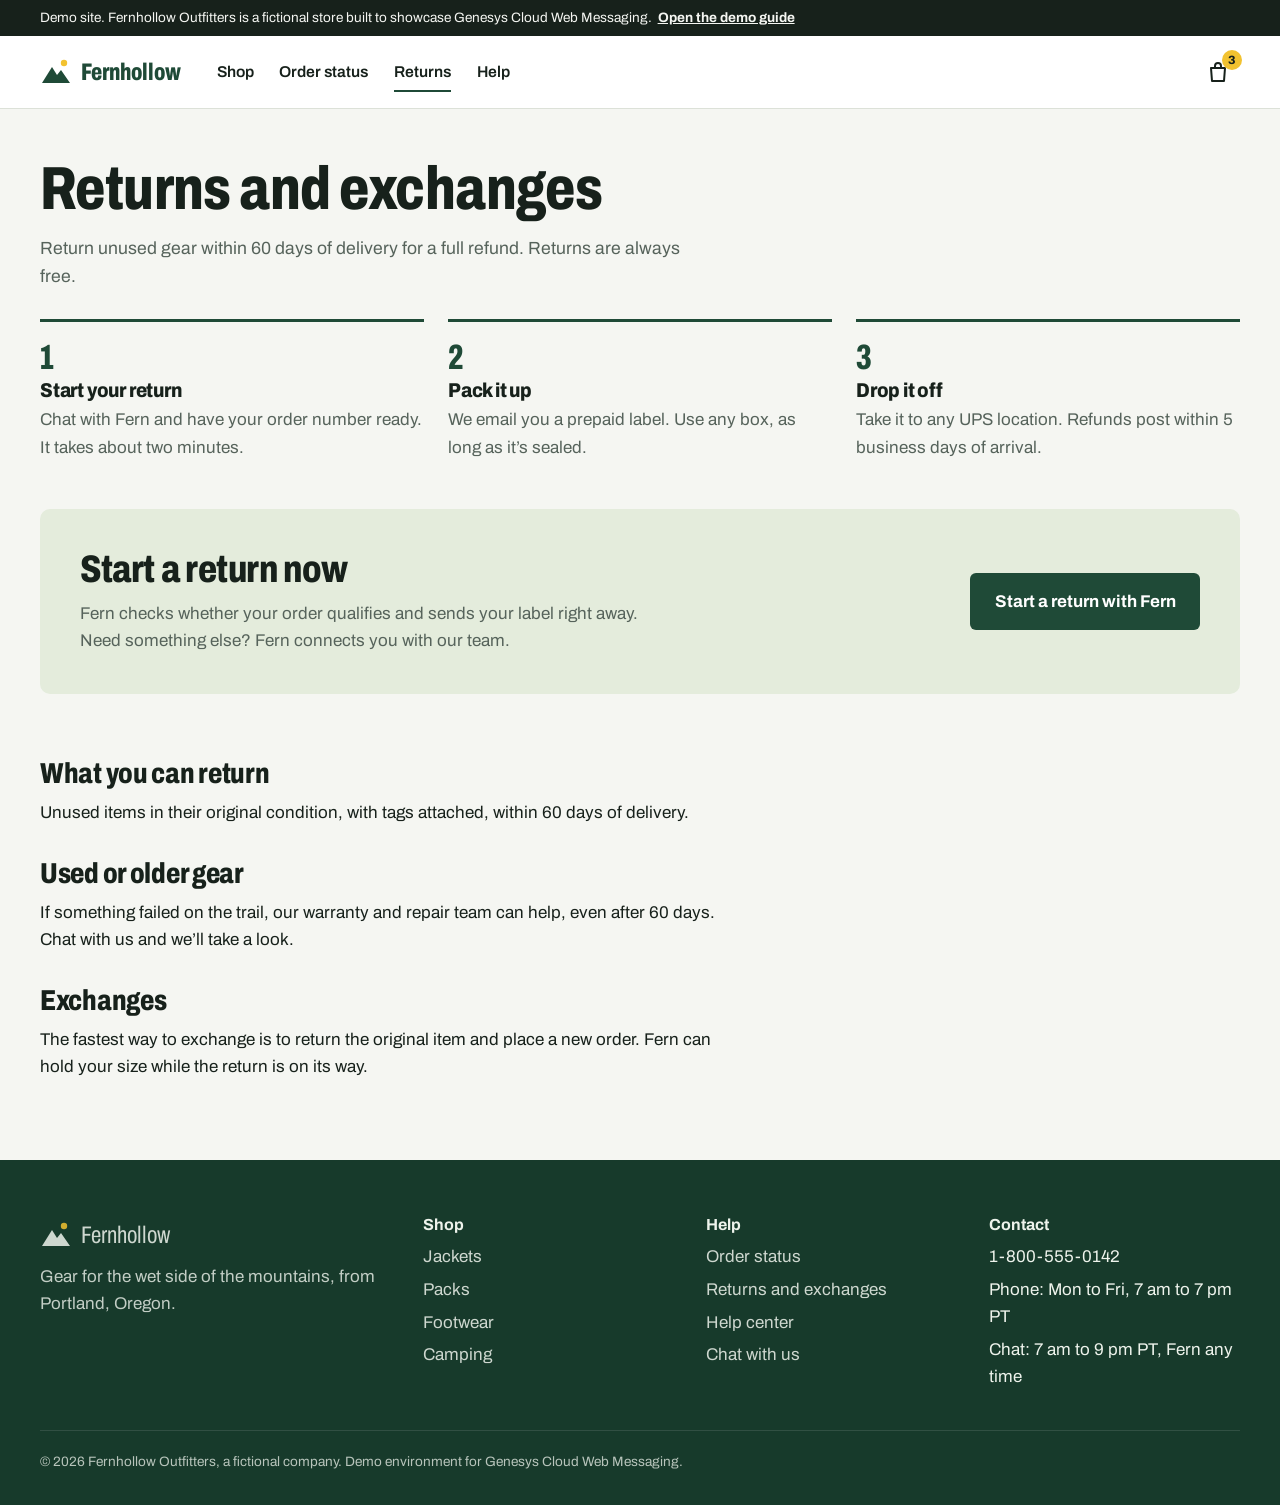
<file: returns.html>
<!DOCTYPE html>
<html lang="en">
<head>
<meta charset="utf-8">
<meta name="viewport" content="width=device-width, initial-scale=1">
<meta name="color-scheme" content="light">
<title>Returns and exchanges | Fernhollow Outfitters</title>
<meta name="description" content="Return unused gear free within 60 days.">
<link rel="icon" href="favicon.ico" sizes="any">
<link rel="icon" href="favicon.svg" type="image/svg+xml">
<link rel="apple-touch-icon" href="apple-touch-icon.png">
<meta name="theme-color" content="#1F4A37">
<link rel="preconnect" href="https://fonts.googleapis.com">
<link rel="preconnect" href="https://fonts.gstatic.com" crossorigin>
<link href="https://fonts.googleapis.com/css2?family=Archivo:wdth,wght@62..125,400..800&display=swap" rel="stylesheet">
<link rel="stylesheet" href="assets/styles.css">

<!-- Genesys Cloud Web Messaging: Messenger deployment snippet -->
<script type="text/javascript" charset="utf-8">
  (function (g, e, n, es, ys) {
    g['_genesysJs'] = e;
    g[e] = g[e] || function () {
      (g[e].q = g[e].q || []).push(arguments)
    };
    g[e].t = 1 * new Date();
    g[e].c = es;
    ys = document.createElement('script'); ys.async = 1; ys.src = n; ys.charset = 'utf-8'; document.head.appendChild(ys);
  })(window, 'Genesys', 'https://apps.mypurecloud.com/genesys-bootstrap/genesys.min.js', {
    environment: 'prod',
    deploymentId: '10b95755-9512-4bc6-a2bb-f13ebb0fedc3'
  });
</script>
</head>
<body data-page="returns">
<a class="skip" href="#main">Skip to content</a>
<header id="site-header" class="site-header"></header>
<main id="main">
<div class="wrap">
  <div class="page-head">
    <h1>Returns and exchanges</h1>
    <p>Return unused gear within 60 days of delivery for a full refund. Returns are always free.</p>
  </div>
  <ol class="steps">
    <li><h3>Start your return</h3><p>Chat with Fern and have your order number ready. It takes about two minutes.</p></li>
    <li><h3>Pack it up</h3><p>We email you a prepaid label. Use any box, as long as it&rsquo;s sealed.</p></li>
    <li><h3>Drop it off</h3><p>Take it to any UPS location. Refunds post within 5 business days of arrival.</p></li>
  </ol>
  <section class="help-strip" aria-labelledby="ret-title">
    <div>
      <h2 id="ret-title">Start a return now</h2>
      <p>Fern checks whether your order qualifies and sends your label right away. Need something else? Fern connects you with our team.</p>
    </div>
    <div class="actions"><button class="btn primary" type="button" data-open-messenger="returns">Start a return with Fern</button></div>
  </section>
  <div class="prose">
    <h2>What you can return</h2>
    <p>Unused items in their original condition, with tags attached, within 60 days of delivery.</p>
    <h2>Used or older gear</h2>
    <p>If something failed on the trail, our warranty and repair team can help, even after 60 days. Chat with us and we&rsquo;ll take a look.</p>
    <h2>Exchanges</h2>
    <p>The fastest way to exchange is to return the original item and place a new order. Fern can hold your size while the return is on its way.</p>
  </div>
</div>
</main>
<footer id="site-footer" class="site-footer"></footer>
<script src="assets/site.js"></script>
</body>
</html>
</file>
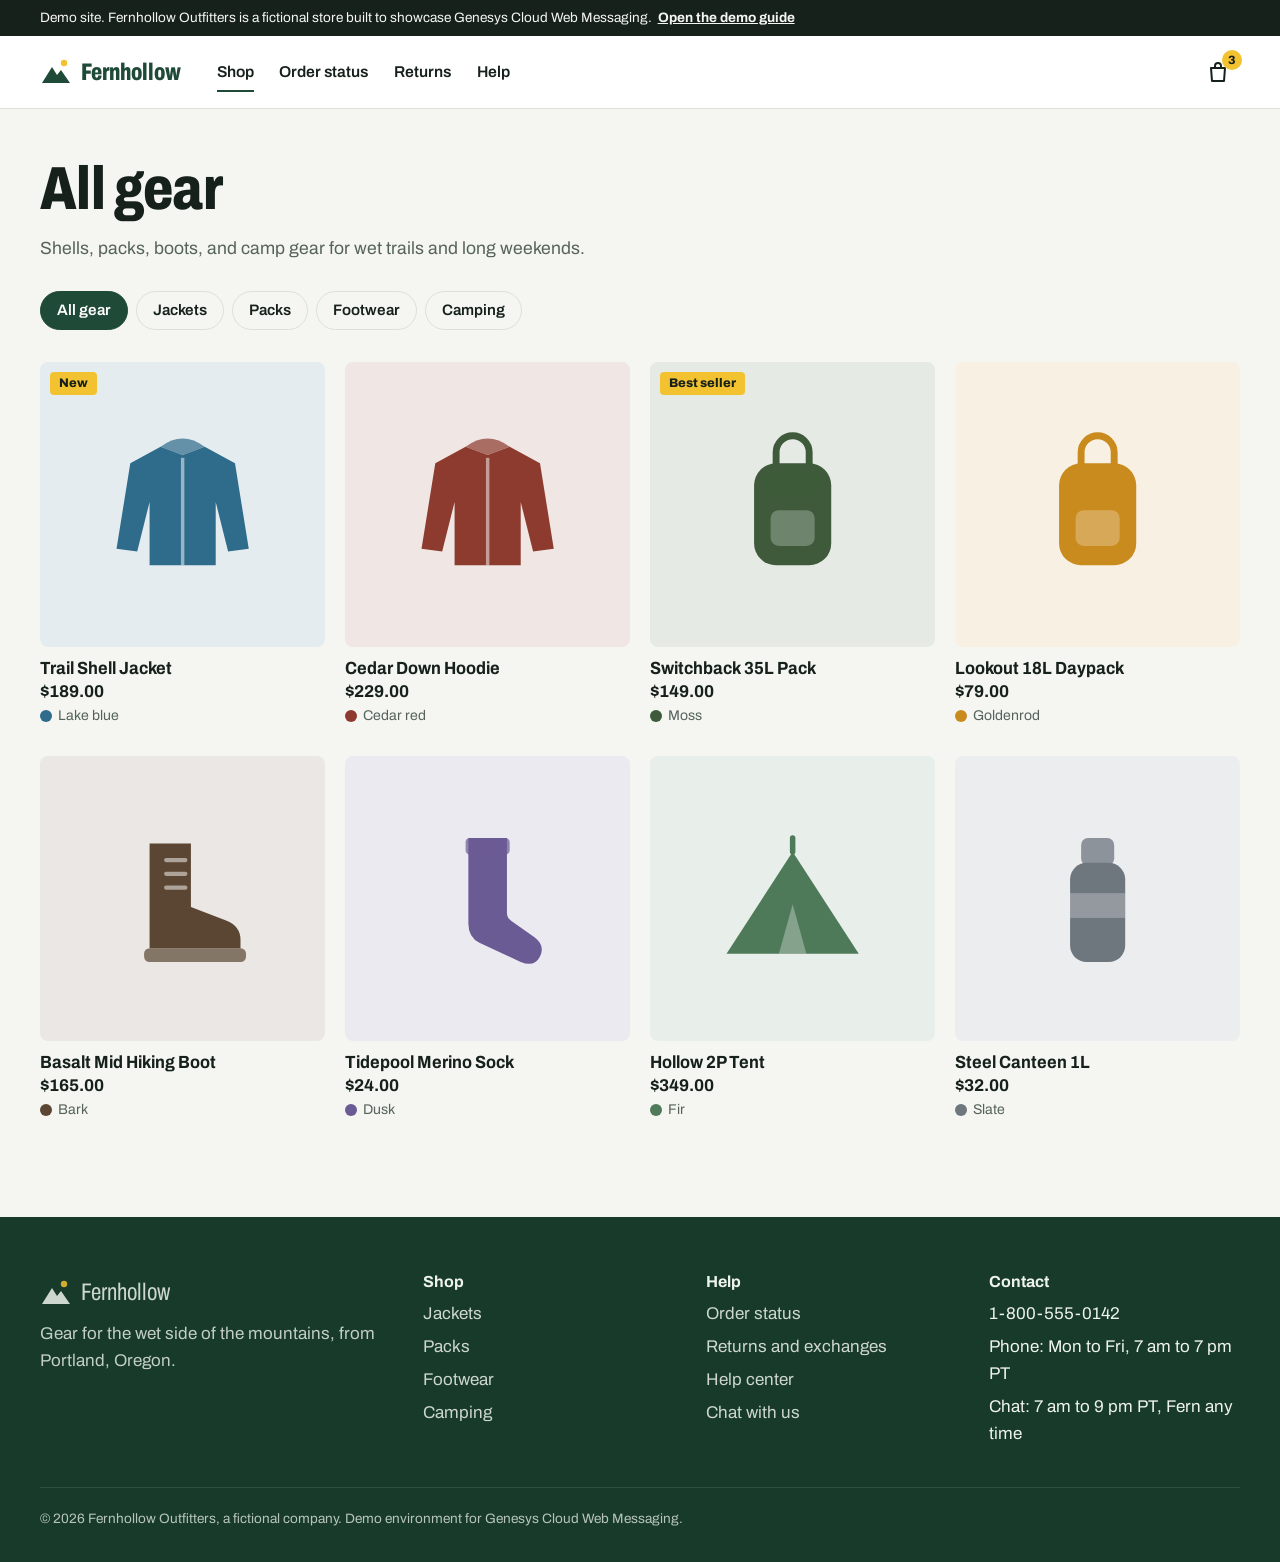
<file: shop.html>
<!DOCTYPE html>
<html lang="en">
<head>
<meta charset="utf-8">
<meta name="viewport" content="width=device-width, initial-scale=1">
<meta name="color-scheme" content="light">
<title>Shop all gear | Fernhollow Outfitters</title>
<meta name="description" content="Shop jackets, packs, footwear, and camping gear.">
<link rel="icon" href="favicon.ico" sizes="any">
<link rel="icon" href="favicon.svg" type="image/svg+xml">
<link rel="apple-touch-icon" href="apple-touch-icon.png">
<meta name="theme-color" content="#1F4A37">
<link rel="preconnect" href="https://fonts.googleapis.com">
<link rel="preconnect" href="https://fonts.gstatic.com" crossorigin>
<link href="https://fonts.googleapis.com/css2?family=Archivo:wdth,wght@62..125,400..800&display=swap" rel="stylesheet">
<link rel="stylesheet" href="assets/styles.css">

<!-- Genesys Cloud Web Messaging: Messenger deployment snippet -->
<script type="text/javascript" charset="utf-8">
  (function (g, e, n, es, ys) {
    g['_genesysJs'] = e;
    g[e] = g[e] || function () {
      (g[e].q = g[e].q || []).push(arguments)
    };
    g[e].t = 1 * new Date();
    g[e].c = es;
    ys = document.createElement('script'); ys.async = 1; ys.src = n; ys.charset = 'utf-8'; document.head.appendChild(ys);
  })(window, 'Genesys', 'https://apps.mypurecloud.com/genesys-bootstrap/genesys.min.js', {
    environment: 'prod',
    deploymentId: '10b95755-9512-4bc6-a2bb-f13ebb0fedc3'
  });
</script>
</head>
<body data-page="shop">
<a class="skip" href="#main">Skip to content</a>
<header id="site-header" class="site-header"></header>
<main id="main">
<div class="wrap">
  <div class="page-head">
    <h1 id="shop-title">All gear</h1>
    <p>Shells, packs, boots, and camp gear for wet trails and long weekends.</p>
  </div>
  <nav class="chips" id="shop-chips" aria-label="Categories"></nav>
  <div class="grid section" style="padding-top:0" data-product-grid data-from-url></div>
</div>
</main>
<footer id="site-footer" class="site-footer"></footer>
<script src="assets/site.js"></script>
</body>
</html>
</file>
<file: assets/styles.css>
/* Fernhollow Outfitters: demo storefront for Genesys Cloud Web Messaging */

:root {
  --paper: #F5F6F2;
  --surface: #FFFFFF;
  --ink: #17211B;
  --muted: #56635B;
  --line: #DCE1D8;
  --forest: #1F4A37;
  --forest-hover: #163628;
  --on-forest: #FFFFFF;
  --moss: #E4ECDC;
  --band: #173A2B;
  --band-ink: #EEF3EC;
  --marker: #F2C230;
  --danger: #A33A26;
  --font: 'Archivo', system-ui, -apple-system, 'Segoe UI', sans-serif;
}

/* Light-only on purpose. If the page used a dark color scheme, browsers would paint the
   Genesys Messenger iframe with an opaque white background behind the launcher. */
:root { color-scheme: light; }
iframe { color-scheme: light; background: transparent; }

*, *::before, *::after { box-sizing: border-box; }
* { margin: 0; }
[hidden] { display: none !important; }
body {
  font-family: var(--font);
  font-size: 1.0625rem;
  line-height: 1.6;
  background: var(--paper);
  color: var(--ink);
  -webkit-font-smoothing: antialiased;
}
h1, h2, h3 { line-height: 1.08; font-weight: 800; font-variation-settings: "wdth" 78; letter-spacing: -0.01em; }
a { color: inherit; }
svg { display: block; }
button, input { font: inherit; color: inherit; }
:focus-visible { outline: 3px solid var(--marker); outline-offset: 2px; border-radius: 4px; }
.wrap { width: min(1200px, calc(100% - 2.5rem)); margin-inline: auto; }
.skip { position: absolute; left: -999px; top: 0; background: var(--marker); color: #17211B; padding: .6rem 1rem; font-weight: 700; z-index: 100; }
.skip:focus { left: 1rem; top: 1rem; }

/* ---------- Demo bar and header ---------- */
.demo-bar { background: var(--ink); color: var(--paper); font-size: .85rem; padding: .45rem 0; }
.demo-bar a { font-weight: 700; margin-left: .35rem; }
.site-header { background: var(--surface); border-bottom: 1px solid var(--line); }
.head-row { display: flex; align-items: center; gap: 2.25rem; min-height: 72px; }
.logo { display: flex; align-items: center; gap: .55rem; text-decoration: none; font-weight: 800; font-size: 1.5rem; font-variation-settings: "wdth" 72; color: var(--forest); }
.main-nav { display: flex; gap: 1.6rem; font-weight: 600; font-size: .98rem; }
.main-nav a { text-decoration: none; padding: .4rem 0; border-bottom: 2px solid transparent; white-space: nowrap; }
.main-nav a:hover, .main-nav a[aria-current="page"] { border-bottom-color: var(--forest); }
.cart-link { margin-left: auto; position: relative; display: grid; place-items: center; width: 44px; height: 44px; border-radius: 50%; }
.cart-link:hover { background: var(--moss); }
.count { position: absolute; top: 0; right: -2px; min-width: 20px; height: 20px; padding: 0 5px; border-radius: 999px; background: var(--marker); color: #17211B; font-size: .75rem; font-weight: 800; display: grid; place-items: center; }

/* ---------- Buttons ---------- */
.btn { display: inline-flex; align-items: center; justify-content: center; padding: .8rem 1.4rem; border-radius: 6px; font-weight: 700; text-decoration: none; border: 2px solid transparent; background: none; cursor: pointer; transition: background-color .15s, border-color .15s, color .15s; }
.btn.primary { background: var(--forest); color: var(--on-forest); }
.btn.primary:hover { background: var(--forest-hover); }
.btn.outline { border-color: var(--ink); }
.btn.outline:hover { background: var(--ink); color: var(--paper); }
.btn.light { background: var(--marker); color: #17211B; }
.btn.light:hover { background: #FFD95A; }
.btn.outline-light { border-color: var(--band-ink); color: var(--band-ink); }
.btn.outline-light:hover { background: var(--band-ink); color: var(--band); }
.btn.wide { width: 100%; }
.link { background: none; border: 0; padding: 0; font-weight: 700; text-decoration: underline; text-underline-offset: 3px; cursor: pointer; color: var(--forest); }
.actions { display: flex; flex-wrap: wrap; gap: .75rem; }

/* ---------- Home ---------- */
.hero { background: var(--band); color: var(--band-ink); position: relative; overflow: hidden; }
.hero-inner { position: relative; z-index: 1; padding: 5.5rem 0 11rem; }
.hero h1 { font-size: clamp(3rem, 8vw, 6.5rem); font-variation-settings: "wdth" 66; line-height: .95; max-width: 11ch; }
.hero p { margin: 1.4rem 0 2rem; font-size: 1.2rem; max-width: 32rem; opacity: .9; }
.ridges { position: absolute; left: 0; bottom: -1px; width: 100%; height: 220px; }

.section { padding: 4rem 0; }
.sec-head { display: flex; align-items: baseline; justify-content: space-between; gap: 1rem; margin-bottom: 1.75rem; }
.sec-head h2 { font-size: clamp(1.8rem, 3.5vw, 2.6rem); }
.sec-head a { font-weight: 700; color: var(--forest); }
.cats { display: grid; grid-template-columns: repeat(4, 1fr); gap: 1rem; }
.cat { display: flex; align-items: center; gap: 1rem; padding: 1rem 1.25rem; background: var(--surface); border: 1px solid var(--line); border-radius: 8px; text-decoration: none; font-weight: 700; font-size: 1.1rem; }
.cat span[data-icon] { width: 52px; height: 52px; color: var(--c); flex: none; }
.cat:hover { border-color: var(--forest); }

.help-strip { display: grid; grid-template-columns: minmax(0, 1.3fr) auto; gap: 2rem; align-items: center; padding: 2.5rem; background: var(--moss); border-radius: 10px; margin-bottom: 4rem; }
.help-strip h2 { font-size: clamp(1.8rem, 3.5vw, 2.4rem); }
.help-strip p { margin-top: .6rem; max-width: 36rem; color: var(--muted); }
.perks { display: grid; grid-template-columns: repeat(3, 1fr); gap: 2rem; padding: 2.5rem 0 3rem; border-top: 1px solid var(--line); }
.perks h3 { font-size: 1.25rem; font-variation-settings: "wdth" 90; }
.perks p { color: var(--muted); margin-top: .3rem; }

/* ---------- Product cards ---------- */
.grid { display: grid; grid-template-columns: repeat(4, minmax(0, 1fr)); gap: 1.75rem 1.25rem; }
.card { text-decoration: none; display: block; }
.art { position: relative; aspect-ratio: 1 / 1; border-radius: 8px; background: color-mix(in srgb, var(--c) 13%, var(--surface)); display: grid; place-items: center; color: var(--c); }
.art svg { width: 58%; height: 58%; }
.badge { position: absolute; top: 10px; left: 10px; background: var(--marker); color: #17211B; font-size: .78rem; font-weight: 800; padding: .1rem .55rem; border-radius: 4px; }
.card-body { padding-top: .75rem; }
.card h3 { font-size: 1.1rem; font-weight: 700; font-variation-settings: "wdth" 92; letter-spacing: 0; }
.card:hover h3 { text-decoration: underline; text-underline-offset: 3px; }
.price { font-weight: 700; }
.swatch { display: flex; align-items: center; gap: .4rem; font-size: .88rem; color: var(--muted); }
.swatch::before { content: ""; width: 12px; height: 12px; border-radius: 50%; background: var(--c); }

/* ---------- Inner pages ---------- */
.page-head { padding: 3rem 0 1.75rem; }
.page-head h1 { font-size: clamp(2.4rem, 5vw, 3.8rem); }
.page-head p { margin-top: .75rem; color: var(--muted); max-width: 40rem; font-size: 1.1rem; }
.chips { display: flex; flex-wrap: wrap; gap: .5rem; margin-bottom: 2rem; }
.chip { padding: .4rem 1rem; border: 1.5px solid var(--line); border-radius: 999px; text-decoration: none; font-weight: 600; font-size: .95rem; }
.chip:hover { border-color: var(--forest); }
.chip[aria-current="true"] { background: var(--forest); border-color: var(--forest); color: var(--on-forest); }
.meta { color: var(--muted); font-size: .93rem; }

/* Product detail */
.crumbs { font-size: .9rem; color: var(--muted); padding: 1.5rem 0; }
.pdp { display: grid; grid-template-columns: minmax(0, 1.1fr) minmax(0, 1fr); gap: 3.5rem; align-items: start; padding-bottom: 4rem; }
.pdp > .art { border-radius: 12px; }
.pdp-info h1 { font-size: clamp(2.2rem, 4vw, 3.2rem); }
.price.big { font-size: 1.5rem; margin-top: .5rem; }
.blurb { margin-top: 1rem; max-width: 34rem; }
.sizes { border: 0; padding: 0; margin: 1.5rem 0 1.25rem; }
.sizes legend { font-weight: 700; margin-bottom: .5rem; }
.size-opts { display: flex; flex-wrap: wrap; gap: .5rem; }
.size-opts label { position: relative; }
.size-opts input { position: absolute; opacity: 0; inset: 0; }
.size-opts span { display: grid; place-items: center; min-width: 52px; height: 44px; padding: 0 .8rem; border: 1.5px solid var(--line); border-radius: 6px; font-weight: 600; cursor: pointer; }
.size-opts input:checked + span { border-color: var(--forest); background: var(--forest); color: var(--on-forest); }
.size-opts input:focus-visible + span { outline: 3px solid var(--marker); outline-offset: 2px; }
.field-error { color: var(--danger); font-weight: 600; font-size: .95rem; margin-top: .6rem; }
.pdp-help { margin: 1.25rem 0 1.5rem; padding: 1rem 1.15rem; border: 1px solid var(--line); border-radius: 8px; background: var(--surface); }
.pdp-info details { border-top: 1px solid var(--line); padding: 1rem 0; }
.pdp-info details:last-of-type { border-bottom: 1px solid var(--line); }
summary { cursor: pointer; font-weight: 700; }
details ul { margin-top: .6rem; padding-left: 1.2rem; }
details > p { margin-top: .6rem; color: var(--muted); }

/* Cart */
.cart { display: grid; grid-template-columns: minmax(0, 1.6fr) minmax(0, 1fr); gap: 3rem; align-items: start; padding-bottom: 4rem; }
.cart-items { list-style: none; padding: 0; border-top: 1px solid var(--line); }
.cart-item { display: grid; grid-template-columns: 96px 1fr auto; gap: 1.25rem; align-items: center; padding: 1.25rem 0; border-bottom: 1px solid var(--line); }
.cart-item .art { border-radius: 6px; }
.cart-item h3 { font-size: 1.15rem; font-variation-settings: "wdth" 92; }
.cart-item h3 a { text-decoration: none; }
.line-price { font-weight: 700; }
.summary { background: var(--surface); border: 1px solid var(--line); border-radius: 10px; padding: 1.5rem; }
.summary h2 { font-size: 1.5rem; margin-bottom: 1rem; }
.summary dl { display: grid; grid-template-columns: 1fr auto; gap: .5rem 1rem; }
.summary dd { text-align: right; font-weight: 600; }
.summary .total { border-top: 1px solid var(--line); padding-top: .75rem; margin-top: .25rem; font-weight: 800; font-size: 1.15rem; }
.summary .btn { margin-top: 1.25rem; }
.aside-help { margin-top: 1rem; font-size: .95rem; color: var(--muted); }

/* Order status */
.two-col { display: grid; grid-template-columns: minmax(0, 1.4fr) minmax(0, 1fr); gap: 3rem; align-items: start; padding-bottom: 4rem; }
.form { display: grid; gap: 1.1rem; max-width: 34rem; }
.form label { display: grid; gap: .35rem; font-weight: 700; }
.form input { padding: .75rem .9rem; border: 1.5px solid var(--line); border-radius: 6px; background: var(--surface); font-weight: 400; }
.form input:focus { border-color: var(--forest); }
.hint { font-weight: 400; color: var(--muted); font-size: .9rem; }
.result { margin-top: 2rem; max-width: 34rem; border: 1px solid var(--line); border-radius: 10px; background: var(--surface); padding: 1.5rem; }
.result dl { display: grid; grid-template-columns: auto 1fr; gap: .35rem 1.25rem; margin-top: 1rem; }
.result dt { color: var(--muted); }
.status-pill { display: inline-block; margin: .35rem 0 .5rem; padding: .15rem .75rem; border-radius: 999px; font-weight: 700; font-size: .9rem; background: var(--moss); }
.status-pill.delayed { background: #FBE3B0; color: #5A3D00; }
.notice { margin-top: 1.25rem; padding: 1rem 1.1rem; border-left: 4px solid var(--marker); background: var(--moss); border-radius: 0 6px 6px 0; }
.notice .btn { margin-top: .75rem; }
.error { margin-top: 1.25rem; color: var(--danger); font-weight: 600; max-width: 34rem; }
.fern { background: var(--band); color: var(--band-ink); border-radius: 10px; padding: 1.75rem; }
.fern h2 { font-size: 1.9rem; }
.fern p { margin-top: .6rem; opacity: .9; }
.fern ul { margin: .75rem 0 1.4rem; padding-left: 1.2rem; }

/* Returns and help */
.steps { list-style: none; padding: 0; counter-reset: step; display: grid; grid-template-columns: repeat(3, 1fr); gap: 1.5rem; margin-bottom: 3rem; }
.steps li { counter-increment: step; padding-top: 1rem; border-top: 3px solid var(--forest); }
.steps li::before { content: counter(step); display: block; font-weight: 800; font-size: 2.2rem; line-height: 1.1; font-variation-settings: "wdth" 66; color: var(--forest); }
.steps h3 { font-size: 1.25rem; font-variation-settings: "wdth" 90; margin: .2rem 0 .3rem; }
.steps p { color: var(--muted); }
.prose { max-width: 44rem; padding-bottom: 3rem; }
.prose h2 { font-size: 1.8rem; margin: 2rem 0 .6rem; }
.prose p + p { margin-top: .8rem; }
.prose ul { padding-left: 1.2rem; margin-top: .5rem; }
.contact { display: grid; grid-template-columns: repeat(3, 1fr); gap: 1.25rem; margin-bottom: 3rem; }
.contact-card { background: var(--surface); border: 1px solid var(--line); border-radius: 10px; padding: 1.4rem; }
.contact-card h2 { font-size: 1.4rem; font-variation-settings: "wdth" 90; }
.contact-card p { color: var(--muted); margin: .35rem 0 1rem; }
.faq { max-width: 48rem; padding-bottom: 3rem; }
.faq > h2 { font-size: 1.9rem; margin-bottom: .5rem; }
.faq details { border-bottom: 1px solid var(--line); padding: 1.1rem 0; }

/* Demo guide */
.guide { max-width: 60rem; padding-bottom: 4rem; }
.guide h2 { font-size: 1.9rem; margin: 2.75rem 0 .75rem; }
.guide h3 { font-size: 1.25rem; font-variation-settings: "wdth" 90; margin: 1.5rem 0 .35rem; }
.guide p, .guide li { max-width: 46rem; }
.guide ol, .guide ul { padding-left: 1.3rem; display: grid; gap: .35rem; }
.table-wrap { overflow-x: auto; margin: 1rem 0 1.5rem; border: 1px solid var(--line); border-radius: 8px; }
table { border-collapse: collapse; width: 100%; font-size: .95rem; background: var(--surface); }
th, td { text-align: left; padding: .6rem .85rem; border-bottom: 1px solid var(--line); vertical-align: top; }
tr:last-child td { border-bottom: 0; }
th { font-weight: 700; background: var(--moss); }
code { font-family: ui-monospace, Menlo, Consolas, monospace; font-size: .88em; background: var(--moss); padding: .05rem .35rem; border-radius: 4px; }

/* ---------- Footer and toast ---------- */
.site-footer { background: var(--band); color: var(--band-ink); margin-top: 2rem; }
.foot-grid { display: grid; grid-template-columns: 1.4fr repeat(3, 1fr); gap: 2rem; padding: 3.5rem 0 2.5rem; }
.foot-grid h2 { font-size: 1rem; font-weight: 700; font-variation-settings: "wdth" 100; letter-spacing: 0; margin-bottom: .6rem; }
.foot-grid ul { list-style: none; padding: 0; display: grid; gap: .35rem; }
.foot-grid a, .foot-grid .link { color: var(--band-ink); opacity: .85; text-decoration: none; font-weight: 400; }
.foot-grid a:hover, .foot-grid .link:hover { opacity: 1; text-decoration: underline; }
.foot-brand p { opacity: .8; margin-top: .5rem; max-width: 22rem; }
.foot-brand .logo { color: var(--band-ink); }
.fine { border-top: 1px solid rgba(255, 255, 255, .15); padding: 1.25rem 0 2rem; font-size: .85rem; opacity: .75; }
.toast { position: fixed; left: 1.25rem; bottom: 1.25rem; z-index: 50; background: var(--ink); color: var(--paper); padding: .8rem 1.1rem; border-radius: 8px; font-weight: 600; box-shadow: 0 10px 30px -10px rgba(0, 0, 0, .4); max-width: min(380px, calc(100% - 2.5rem)); }

/* ---------- Responsive ---------- */
@media (max-width: 960px) {
  .grid { grid-template-columns: repeat(2, minmax(0, 1fr)); }
  .cats { grid-template-columns: repeat(2, 1fr); }
  .pdp, .cart, .two-col, .help-strip { grid-template-columns: minmax(0, 1fr); gap: 2rem; }
  .foot-grid { grid-template-columns: 1fr 1fr; }
  .contact, .steps, .perks { grid-template-columns: 1fr; }
}
@media (max-width: 760px) {
  .head-row { flex-wrap: wrap; gap: .25rem 1rem; padding: .6rem 0; }
  .main-nav { order: 3; width: 100%; overflow-x: auto; gap: 1.25rem; }
  .hero-inner { padding: 3.5rem 0 8rem; }
  .ridges { height: 140px; }
  .help-strip { padding: 1.75rem; }
}
@media (max-width: 520px) {
  .cats { grid-template-columns: 1fr; }
  .cart-item { grid-template-columns: 72px 1fr; }
  .cart-item .line-price { grid-column: 2; }
}
@media (prefers-reduced-motion: reduce) {
  *, *::before, *::after { transition: none !important; animation: none !important; }
}
</file>
